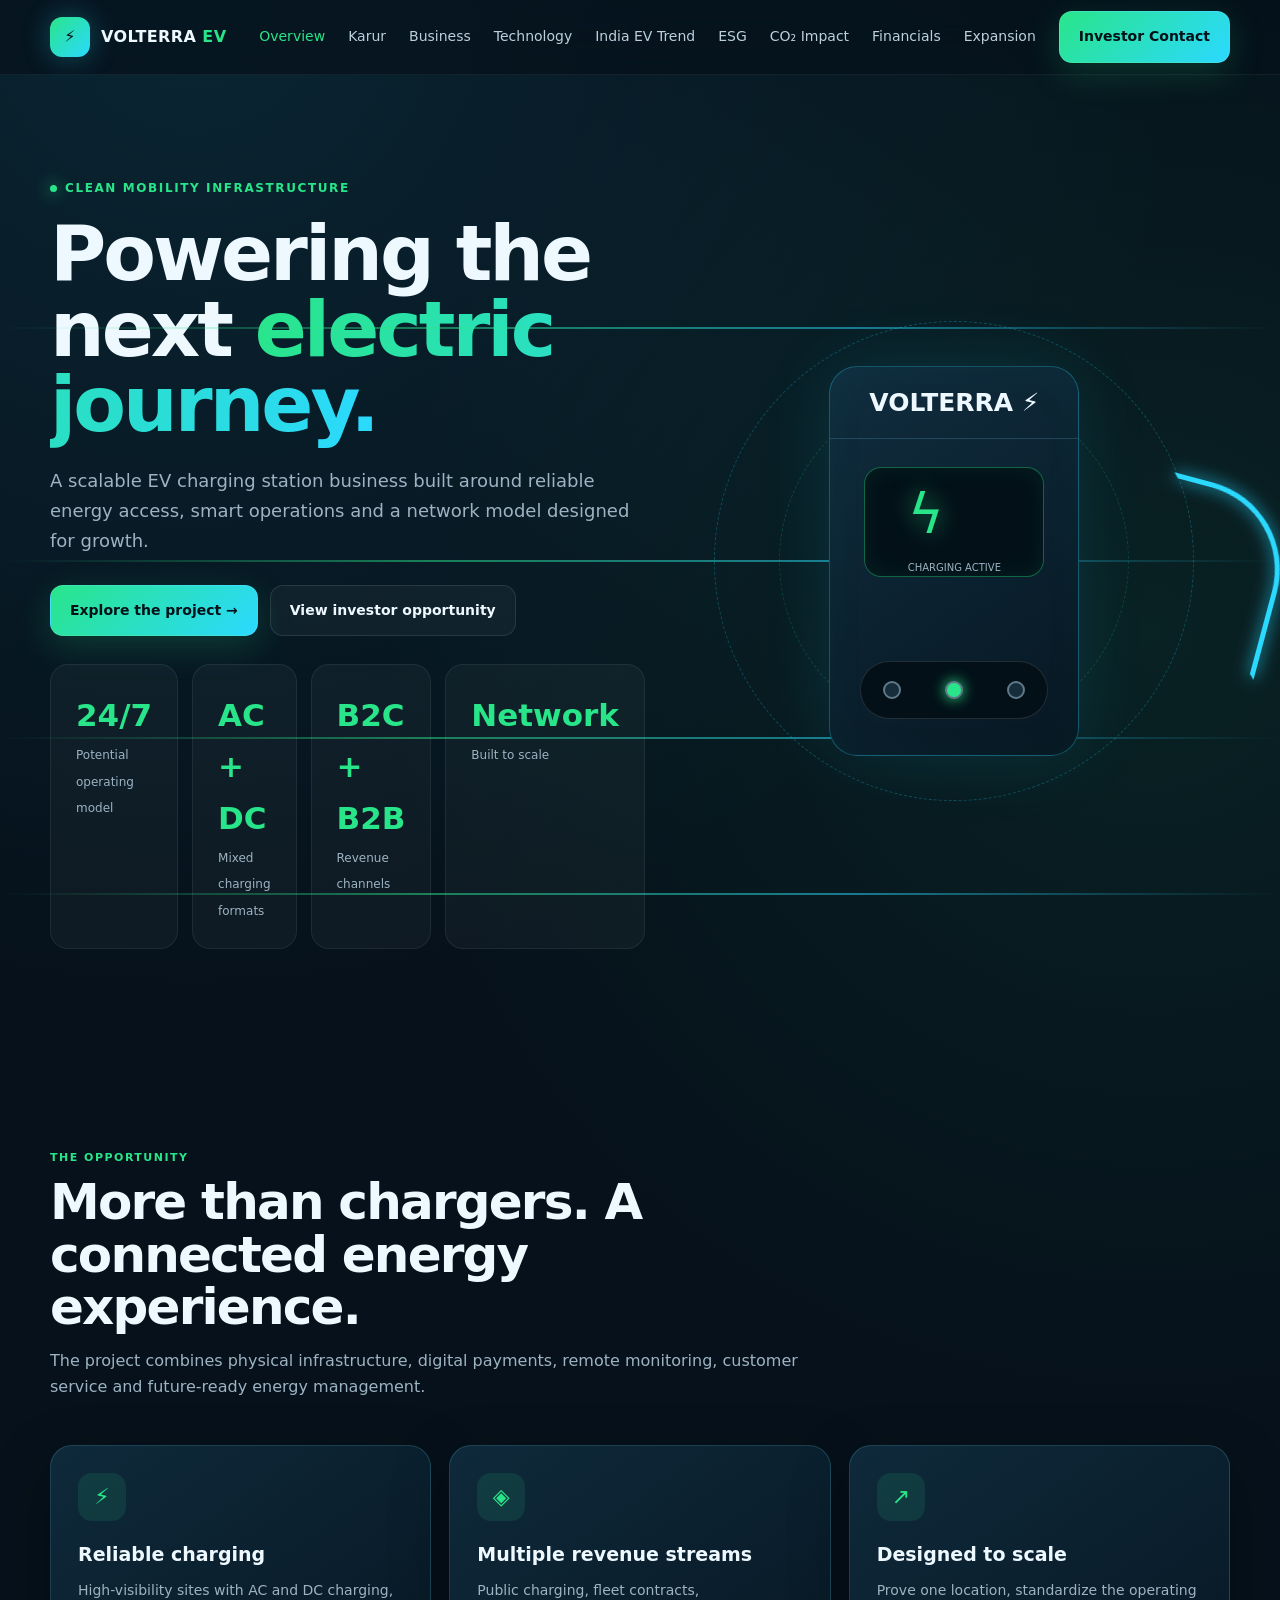
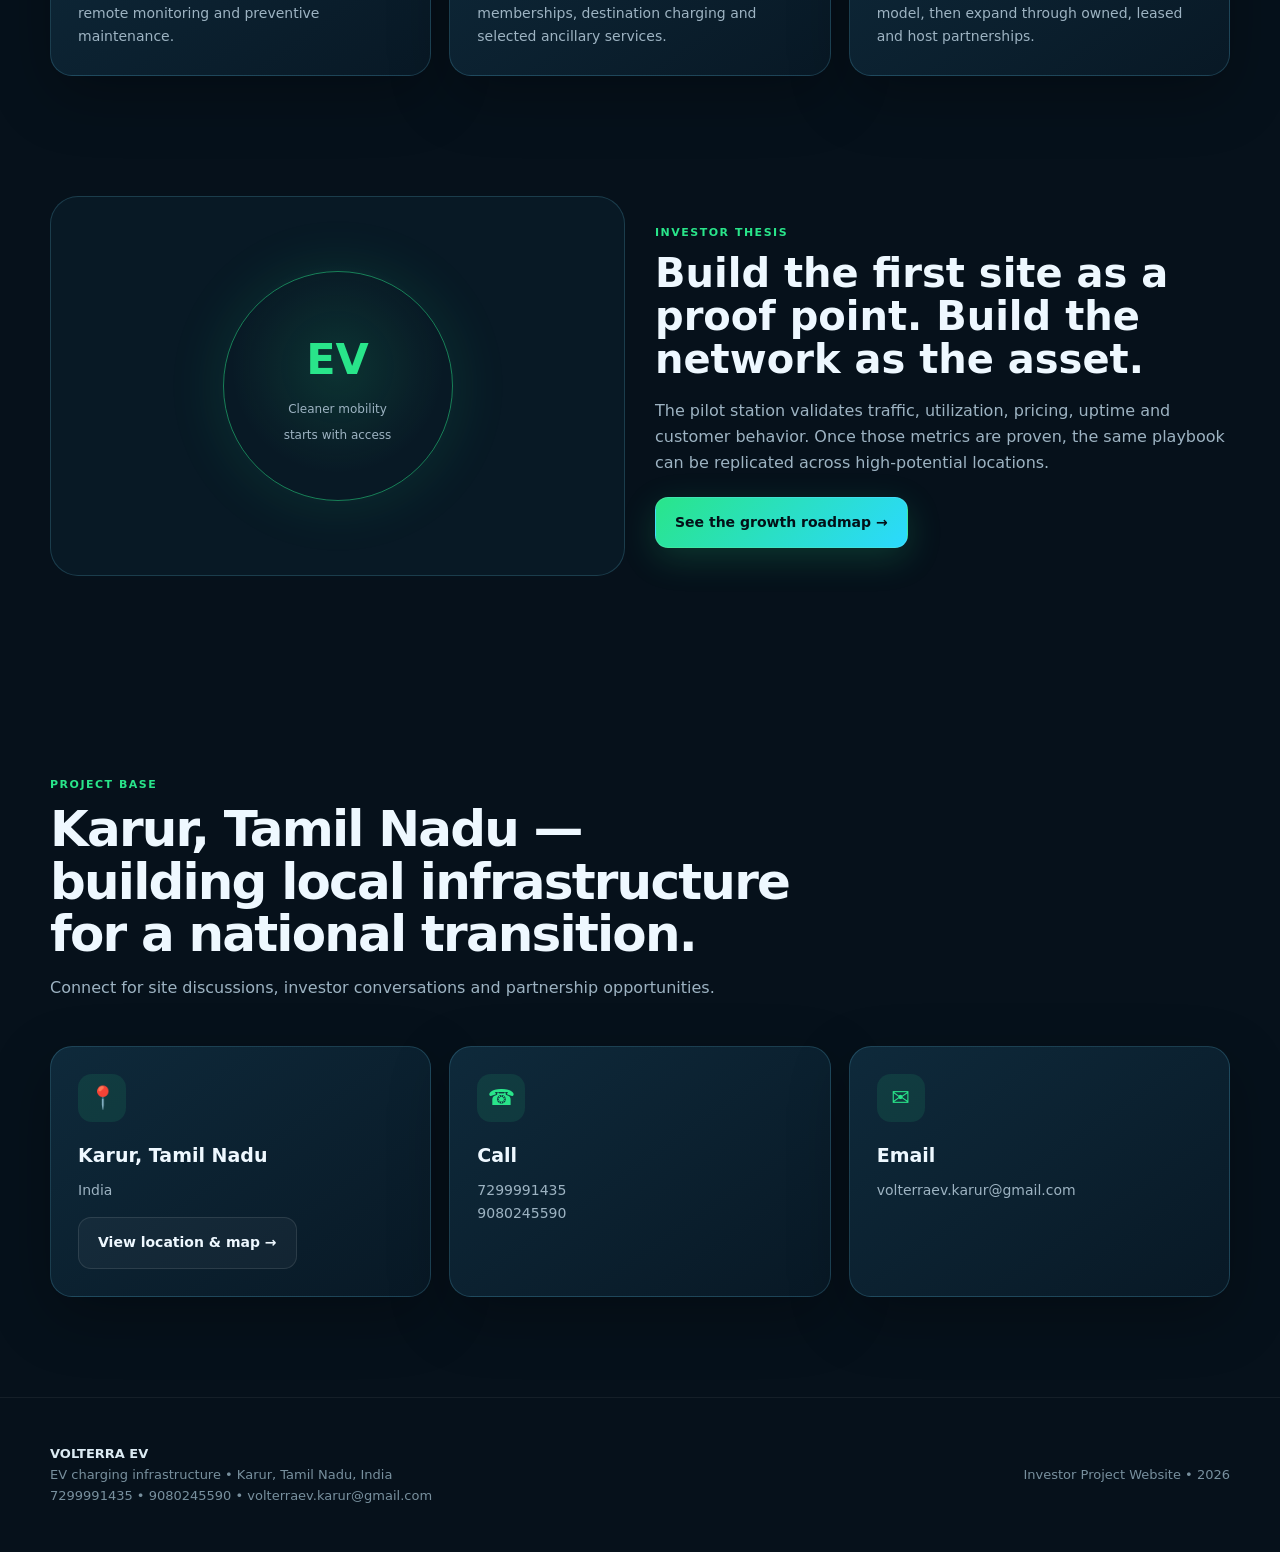
<file: index.html>
<!doctype html><html lang="en"><head><meta charset="utf-8"><meta name="viewport" content="width=device-width,initial-scale=1"><title>EV Charging Station Investor Overview | VOLTERRA EV</title><meta name="description" content="VOLTERRA EV investor project website for EV charging infrastructure in Karur, Tamil Nadu, India."><link rel="stylesheet" href="assets/style.css"></head><body><nav class="nav"><div class="container nav-inner"><a class="brand" href="index.html"><span class="logo">⚡</span><span>VOLTERRA<span style="color:var(--green)"> EV</span></span></a><button class="menu">☰</button><div class="navlinks"><a class="active" href="index.html">Overview</a><a class="" href="location.html">Karur</a><a class="" href="business.html">Business</a><a class="" href="technology.html">Technology</a><a class="" href="india.html">India EV Trend</a><a class="" href="impact.html">ESG</a><a class="" href="co2.html">CO₂ Impact</a><a class="" href="financials.html">Financials</a><a class="" href="roadmap.html">Expansion</a><a class="btn primary" href="investor.html">Investor Contact</a></div></div></nav><main>
<section class="hero">
  <div class="current"></div><div class="current"></div><div class="current"></div><div class="current"></div>
  <div class="container hero-grid">
    <div class="reveal">
      <div class="eyebrow"><span class="dot"></span> Clean mobility infrastructure</div>
      <h1>Powering the next <span>electric journey.</span></h1>
      <p>A scalable EV charging station business built around reliable energy access, smart operations and a network model designed for growth.</p>
      <div class="hero-actions"><a class="btn primary" href="business.html">Explore the project →</a><a class="btn ghost" href="investor.html">View investor opportunity</a></div>
      <div class="stats">
        <div class="stat"><strong data-count="24" data-suffix="/7">0</strong><span>Potential operating model</span></div>
        <div class="stat"><strong>AC + DC</strong><span>Mixed charging formats</span></div>
        <div class="stat"><strong>B2C + B2B</strong><span>Revenue channels</span></div>
        <div class="stat"><strong>Network</strong><span>Built to scale</span></div>
      </div>
    </div>
    <div class="energy-scene reveal">
      <div class="energy-ring"></div><div class="energy-ring r2"></div>
      <div class="station"><div class="station-top">VOLTERRA ⚡</div><div class="station-screen"><div><div class="bolt">ϟ</div><div style="font-size:10px;color:#9db3c2;text-align:center">CHARGING ACTIVE</div></div></div><div class="port"><i></i><i style="background:var(--green);box-shadow:0 0 14px var(--green)"></i><i></i></div></div>
      <div class="cable"></div>
    </div>
  </div>
</section>
<section><div class="container">
  <div class="section-head reveal"><div class="kicker">The opportunity</div><h2>More than chargers. A connected energy experience.</h2><p>The project combines physical infrastructure, digital payments, remote monitoring, customer service and future-ready energy management.</p></div>
  <div class="cards">
    <div class="card reveal"><div class="icon">⚡</div><h3>Reliable charging</h3><p>High-visibility sites with AC and DC charging, remote monitoring and preventive maintenance.</p></div>
    <div class="card reveal"><div class="icon">◈</div><h3>Multiple revenue streams</h3><p>Public charging, fleet contracts, memberships, destination charging and selected ancillary services.</p></div>
    <div class="card reveal"><div class="icon">↗</div><h3>Designed to scale</h3><p>Prove one location, standardize the operating model, then expand through owned, leased and host partnerships.</p></div>
  </div>
</div></section>
<section style="padding-top:20px"><div class="container split">
  <div class="visual reveal"><div class="co2"><div><strong>EV</strong><span>Cleaner mobility<br>starts with access</span></div></div></div>
  <div class="reveal"><div class="kicker">Investor thesis</div><h2 style="font-size:40px;line-height:1.08;margin:10px 0 16px">Build the first site as a proof point. Build the network as the asset.</h2><p style="color:var(--muted);margin-bottom:20px">The pilot station validates traffic, utilization, pricing, uptime and customer behavior. Once those metrics are proven, the same playbook can be replicated across high-potential locations.</p><a class="btn primary" href="roadmap.html">See the growth roadmap →</a></div>
</div></section>
<section><div class="container"><div class="section-head reveal"><div class="kicker">Project base</div><h2>Karur, Tamil Nadu — building local infrastructure for a national transition.</h2><p>Connect for site discussions, investor conversations and partnership opportunities.</p></div><div class="cards"><div class="card reveal"><div class="icon">📍</div><h3>Karur, Tamil Nadu</h3><p>India</p><a class="btn ghost" style="margin-top:15px" href="location.html">View location & map →</a></div><div class="card reveal"><div class="icon">☎</div><h3>Call</h3><p><a href="tel:+917299991435">7299991435</a><br><a href="tel:+919080245590">9080245590</a></p></div><div class="card reveal"><div class="icon">✉</div><h3>Email</h3><p><a href="mailto:volterraev.karur@gmail.com">volterraev.karur@gmail.com</a></p></div></div></div></section></main><footer><div class="container footer-inner"><div><b style="color:#dcebf3">VOLTERRA EV</b><br>EV charging infrastructure • Karur, Tamil Nadu, India<br><a href="tel:+917299991435">7299991435</a> • <a href="tel:+919080245590">9080245590</a> • <a href="mailto:volterraev.karur@gmail.com">volterraev.karur@gmail.com</a></div><div>Investor Project Website • <span id="year"></span></div></div></footer><script src="assets/app.js"></script></body></html>
</file>
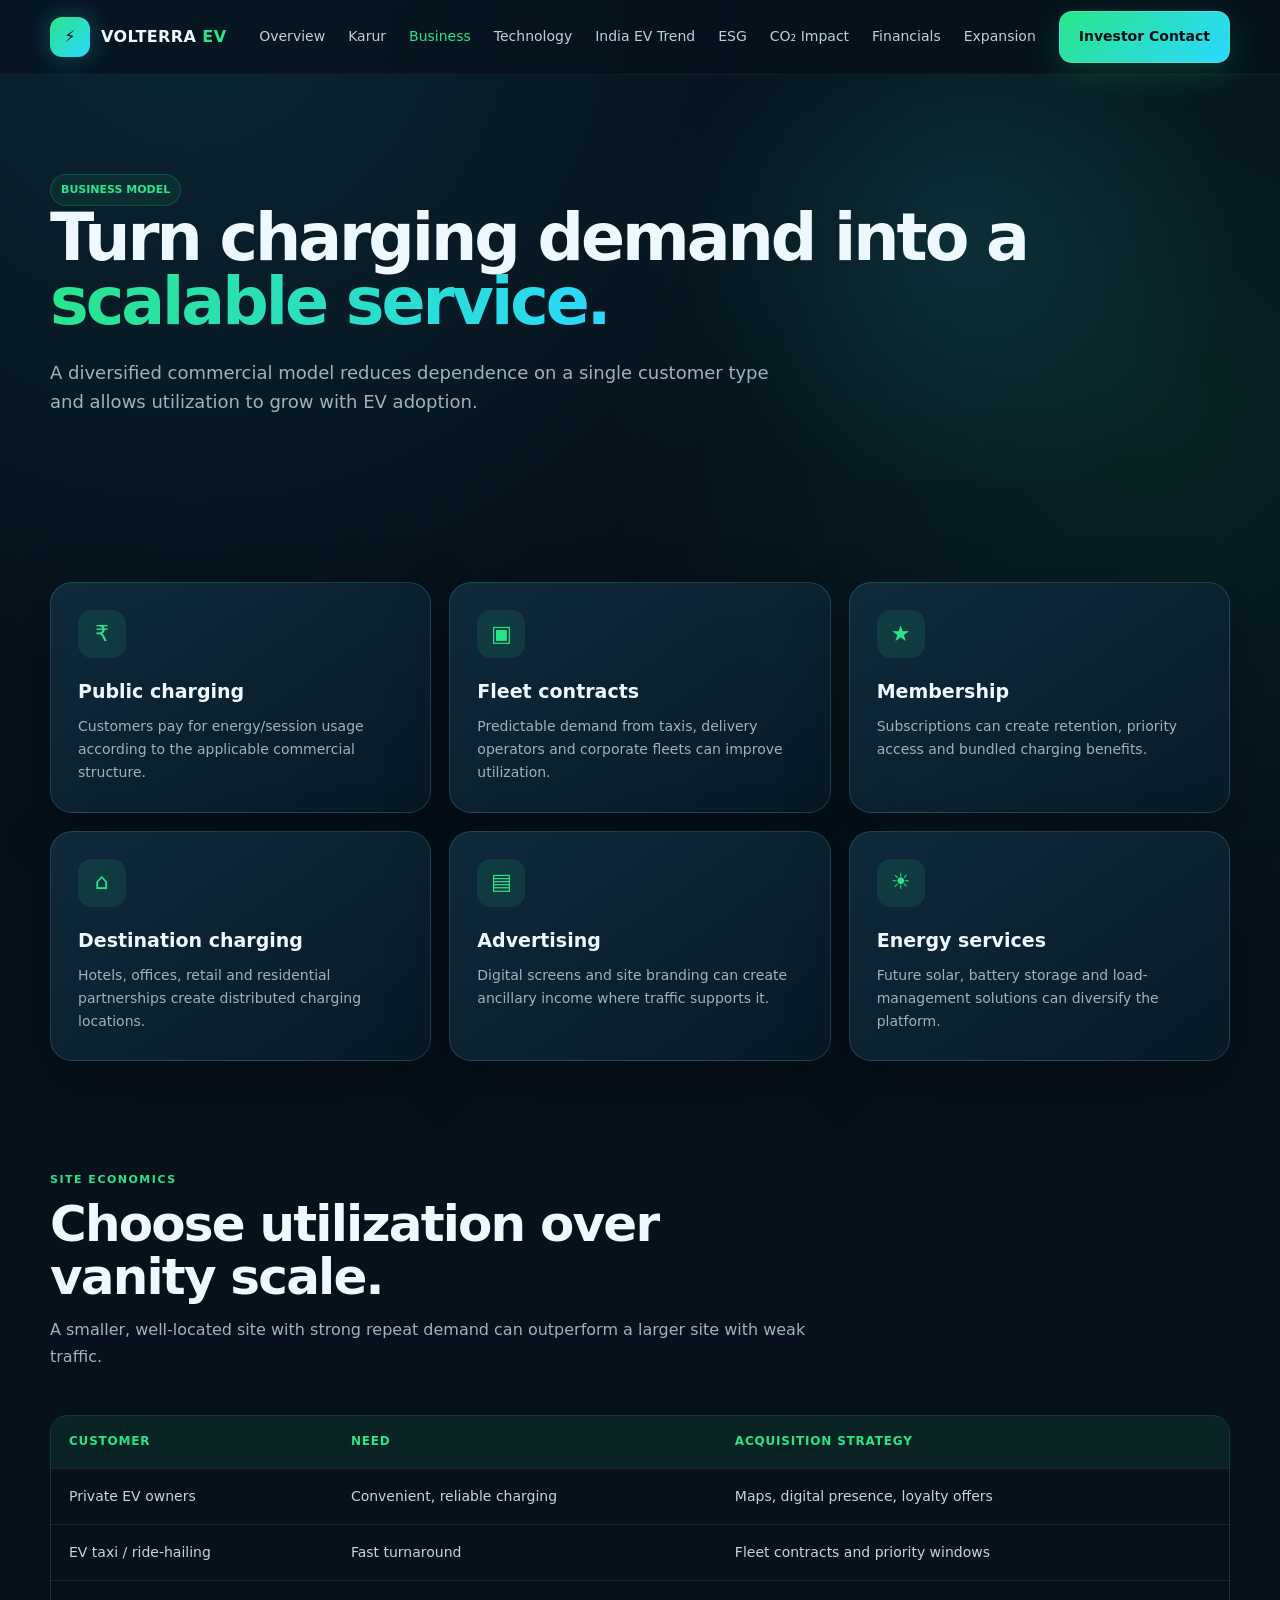
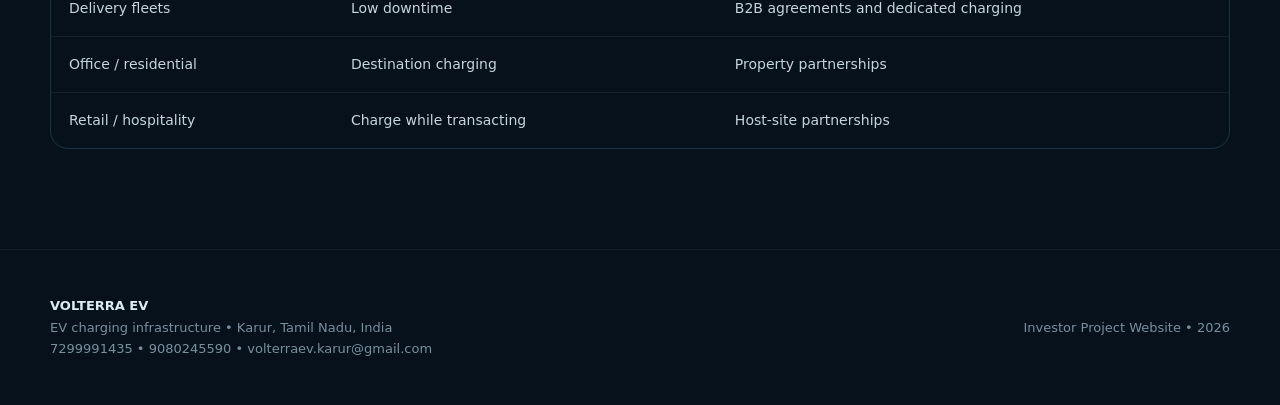
<file: business.html>
<!doctype html><html lang="en"><head><meta charset="utf-8"><meta name="viewport" content="width=device-width,initial-scale=1"><title>EV Charging Station Business Model | VOLTERRA EV</title><meta name="description" content="VOLTERRA EV investor project website for EV charging infrastructure in Karur, Tamil Nadu, India."><link rel="stylesheet" href="assets/style.css"></head><body><nav class="nav"><div class="container nav-inner"><a class="brand" href="index.html"><span class="logo">⚡</span><span>VOLTERRA<span style="color:var(--green)"> EV</span></span></a><button class="menu">☰</button><div class="navlinks"><a class="" href="index.html">Overview</a><a class="" href="location.html">Karur</a><a class="active" href="business.html">Business</a><a class="" href="technology.html">Technology</a><a class="" href="india.html">India EV Trend</a><a class="" href="impact.html">ESG</a><a class="" href="co2.html">CO₂ Impact</a><a class="" href="financials.html">Financials</a><a class="" href="roadmap.html">Expansion</a><a class="btn primary" href="investor.html">Investor Contact</a></div></div></nav><main>
<section class="page-hero"><div class="container reveal"><span class="tag">BUSINESS MODEL</span><h1>Turn charging demand into a <span>scalable service.</span></h1><p style="max-width:720px;color:var(--muted);font-size:18px">A diversified commercial model reduces dependence on a single customer type and allows utilization to grow with EV adoption.</p></div></section>
<section><div class="container"><div class="cards">
<div class="card reveal"><div class="icon">₹</div><h3>Public charging</h3><p>Customers pay for energy/session usage according to the applicable commercial structure.</p></div>
<div class="card reveal"><div class="icon">▣</div><h3>Fleet contracts</h3><p>Predictable demand from taxis, delivery operators and corporate fleets can improve utilization.</p></div>
<div class="card reveal"><div class="icon">★</div><h3>Membership</h3><p>Subscriptions can create retention, priority access and bundled charging benefits.</p></div>
<div class="card reveal"><div class="icon">⌂</div><h3>Destination charging</h3><p>Hotels, offices, retail and residential partnerships create distributed charging locations.</p></div>
<div class="card reveal"><div class="icon">▤</div><h3>Advertising</h3><p>Digital screens and site branding can create ancillary income where traffic supports it.</p></div>
<div class="card reveal"><div class="icon">☀</div><h3>Energy services</h3><p>Future solar, battery storage and load-management solutions can diversify the platform.</p></div>
</div></div></section>
<section style="padding-top:10px"><div class="container"><div class="section-head reveal"><div class="kicker">Site economics</div><h2>Choose utilization over vanity scale.</h2><p>A smaller, well-located site with strong repeat demand can outperform a larger site with weak traffic.</p></div>
<div class="table-wrap reveal"><table><thead><tr><th>Customer</th><th>Need</th><th>Acquisition strategy</th></tr></thead><tbody>
<tr><td>Private EV owners</td><td>Convenient, reliable charging</td><td>Maps, digital presence, loyalty offers</td></tr>
<tr><td>EV taxi / ride-hailing</td><td>Fast turnaround</td><td>Fleet contracts and priority windows</td></tr>
<tr><td>Delivery fleets</td><td>Low downtime</td><td>B2B agreements and dedicated charging</td></tr>
<tr><td>Office / residential</td><td>Destination charging</td><td>Property partnerships</td></tr>
<tr><td>Retail / hospitality</td><td>Charge while transacting</td><td>Host-site partnerships</td></tr>
</tbody></table></div></div></section>
</main><footer><div class="container footer-inner"><div><b style="color:#dcebf3">VOLTERRA EV</b><br>EV charging infrastructure • Karur, Tamil Nadu, India<br><a href="tel:+917299991435">7299991435</a> • <a href="tel:+919080245590">9080245590</a> • <a href="mailto:volterraev.karur@gmail.com">volterraev.karur@gmail.com</a></div><div>Investor Project Website • <span id="year"></span></div></div></footer><script src="assets/app.js"></script></body></html>
</file>
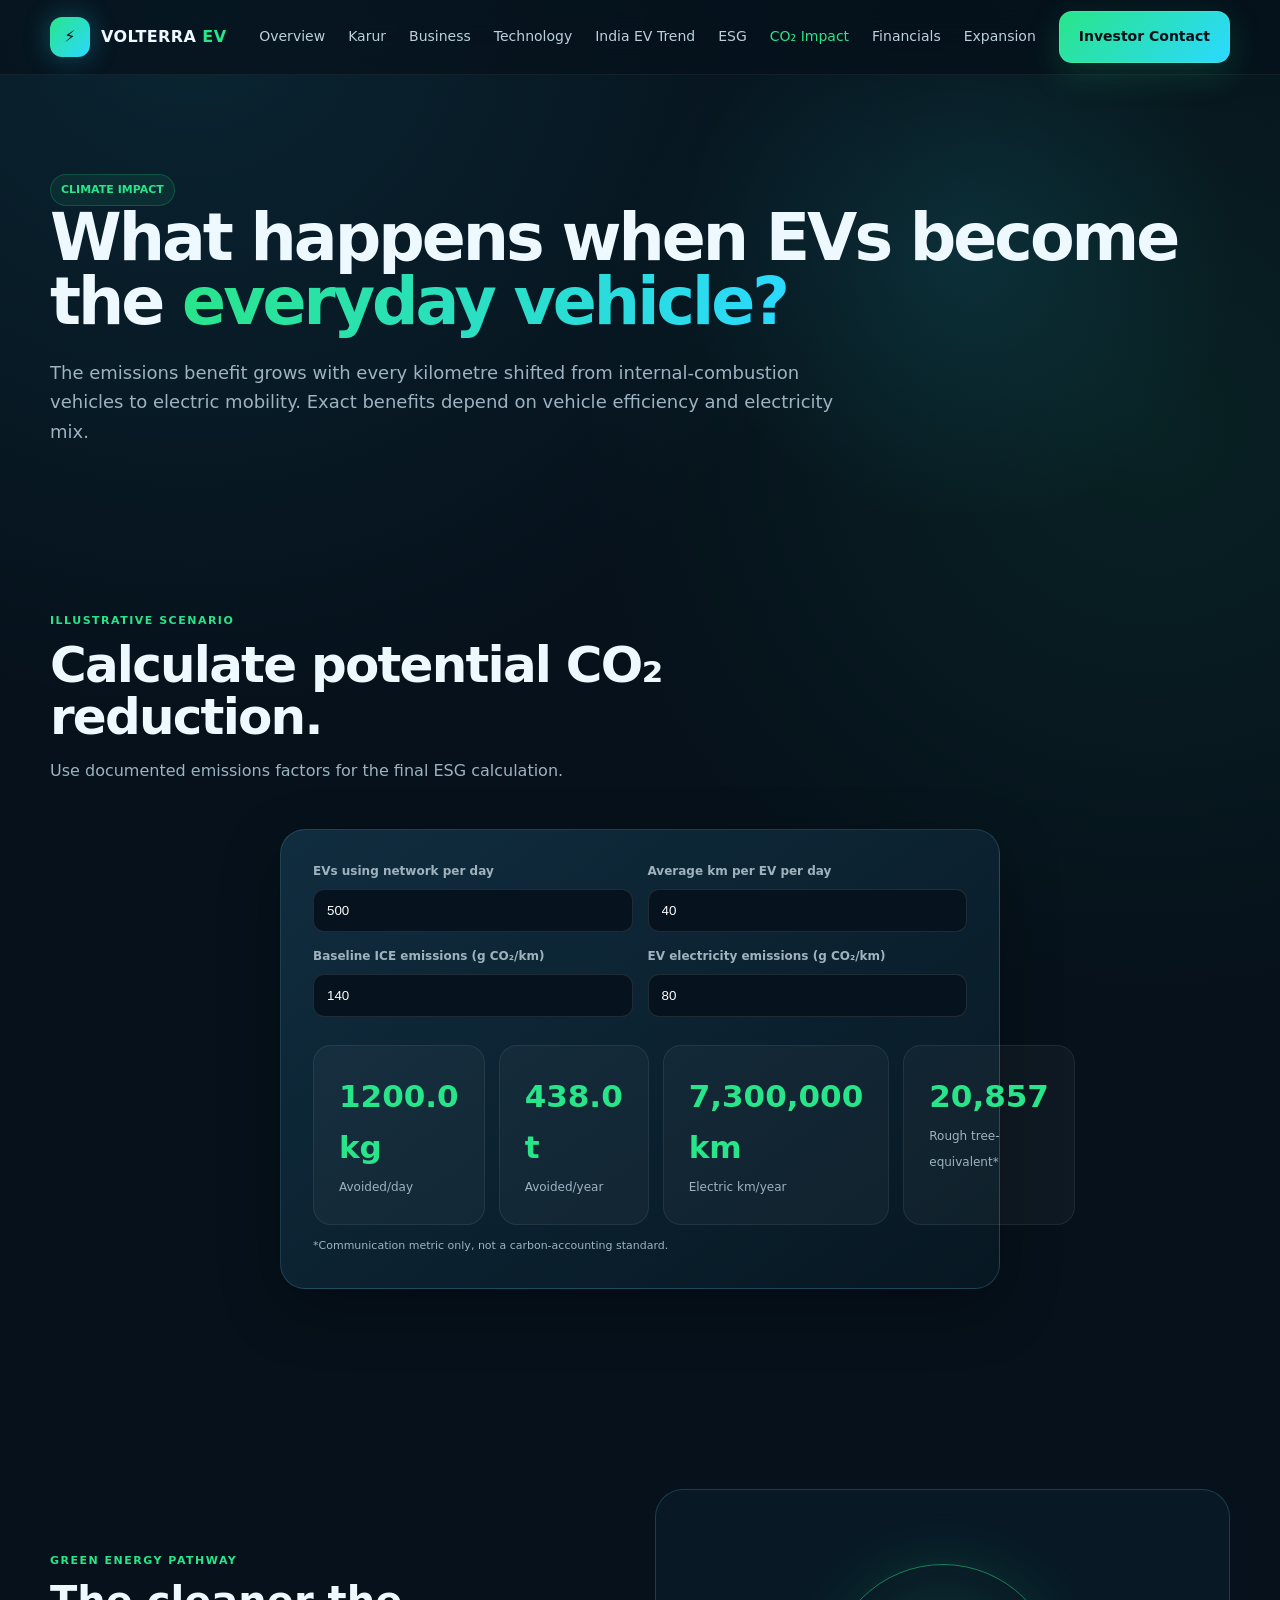
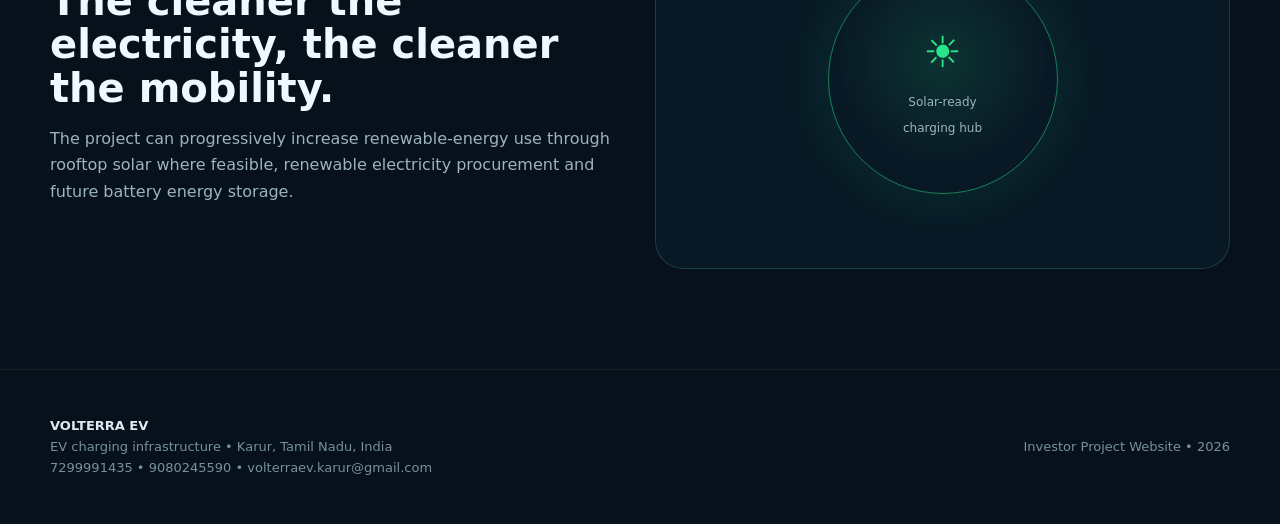
<file: co2.html>
<!doctype html><html lang="en"><head><meta charset="utf-8"><meta name="viewport" content="width=device-width,initial-scale=1"><title>EV CO2 Reduction & Green Energy Impact | VOLTERRA EV</title><meta name="description" content="VOLTERRA EV investor project website for EV charging infrastructure in Karur, Tamil Nadu, India."><link rel="stylesheet" href="assets/style.css"></head><body><nav class="nav"><div class="container nav-inner"><a class="brand" href="index.html"><span class="logo">⚡</span><span>VOLTERRA<span style="color:var(--green)"> EV</span></span></a><button class="menu">☰</button><div class="navlinks"><a class="" href="index.html">Overview</a><a class="" href="location.html">Karur</a><a class="" href="business.html">Business</a><a class="" href="technology.html">Technology</a><a class="" href="india.html">India EV Trend</a><a class="" href="impact.html">ESG</a><a class="active" href="co2.html">CO₂ Impact</a><a class="" href="financials.html">Financials</a><a class="" href="roadmap.html">Expansion</a><a class="btn primary" href="investor.html">Investor Contact</a></div></div></nav><main><section class="page-hero"><div class="container reveal"><span class="tag">CLIMATE IMPACT</span><h1>What happens when EVs become the <span>everyday vehicle?</span></h1><p style="max-width:800px;color:var(--muted);font-size:18px">The emissions benefit grows with every kilometre shifted from internal-combustion vehicles to electric mobility. Exact benefits depend on vehicle efficiency and electricity mix.</p></div></section><section><div class="container"><div class="section-head reveal"><div class="kicker">Illustrative scenario</div><h2>Calculate potential CO₂ reduction.</h2><p>Use documented emissions factors for the final ESG calculation.</p></div><div class="form-card reveal" id="co2calc"><div class="form-grid"><div class="field"><label>EVs using network per day</label><input id="evs" type="number" value="500" min="1"></div><div class="field"><label>Average km per EV per day</label><input id="km" type="number" value="40" min="1"></div><div class="field"><label>Baseline ICE emissions (g CO₂/km)</label><input id="ice" type="number" value="140" min="1"></div><div class="field"><label>EV electricity emissions (g CO₂/km)</label><input id="evgrid" type="number" value="80" min="0"></div></div><div class="stats"><div class="stat"><strong id="dailyco2">0 kg</strong><span>Avoided/day</span></div><div class="stat"><strong id="yearco2">0 t</strong><span>Avoided/year</span></div><div class="stat"><strong id="kmco2">0 km</strong><span>Electric km/year</span></div><div class="stat"><strong id="treesco2">0</strong><span>Rough tree-equivalent*</span></div></div><p class="source-note">*Communication metric only, not a carbon-accounting standard.</p></div></div></section><section><div class="container split"><div class="reveal"><div class="kicker">Green energy pathway</div><h2 style="font-size:40px;line-height:1.08;margin:10px 0 16px">The cleaner the electricity, the cleaner the mobility.</h2><p style="color:var(--muted)">The project can progressively increase renewable-energy use through rooftop solar where feasible, renewable electricity procurement and future battery energy storage.</p></div><div class="visual reveal"><div class="co2"><div><strong>☀</strong><span>Solar-ready<br>charging hub</span></div></div></div></div></section></main><footer><div class="container footer-inner"><div><b style="color:#dcebf3">VOLTERRA EV</b><br>EV charging infrastructure • Karur, Tamil Nadu, India<br><a href="tel:+917299991435">7299991435</a> • <a href="tel:+919080245590">9080245590</a> • <a href="mailto:volterraev.karur@gmail.com">volterraev.karur@gmail.com</a></div><div>Investor Project Website • <span id="year"></span></div></div></footer><script src="assets/app.js"></script></body></html>
</file>
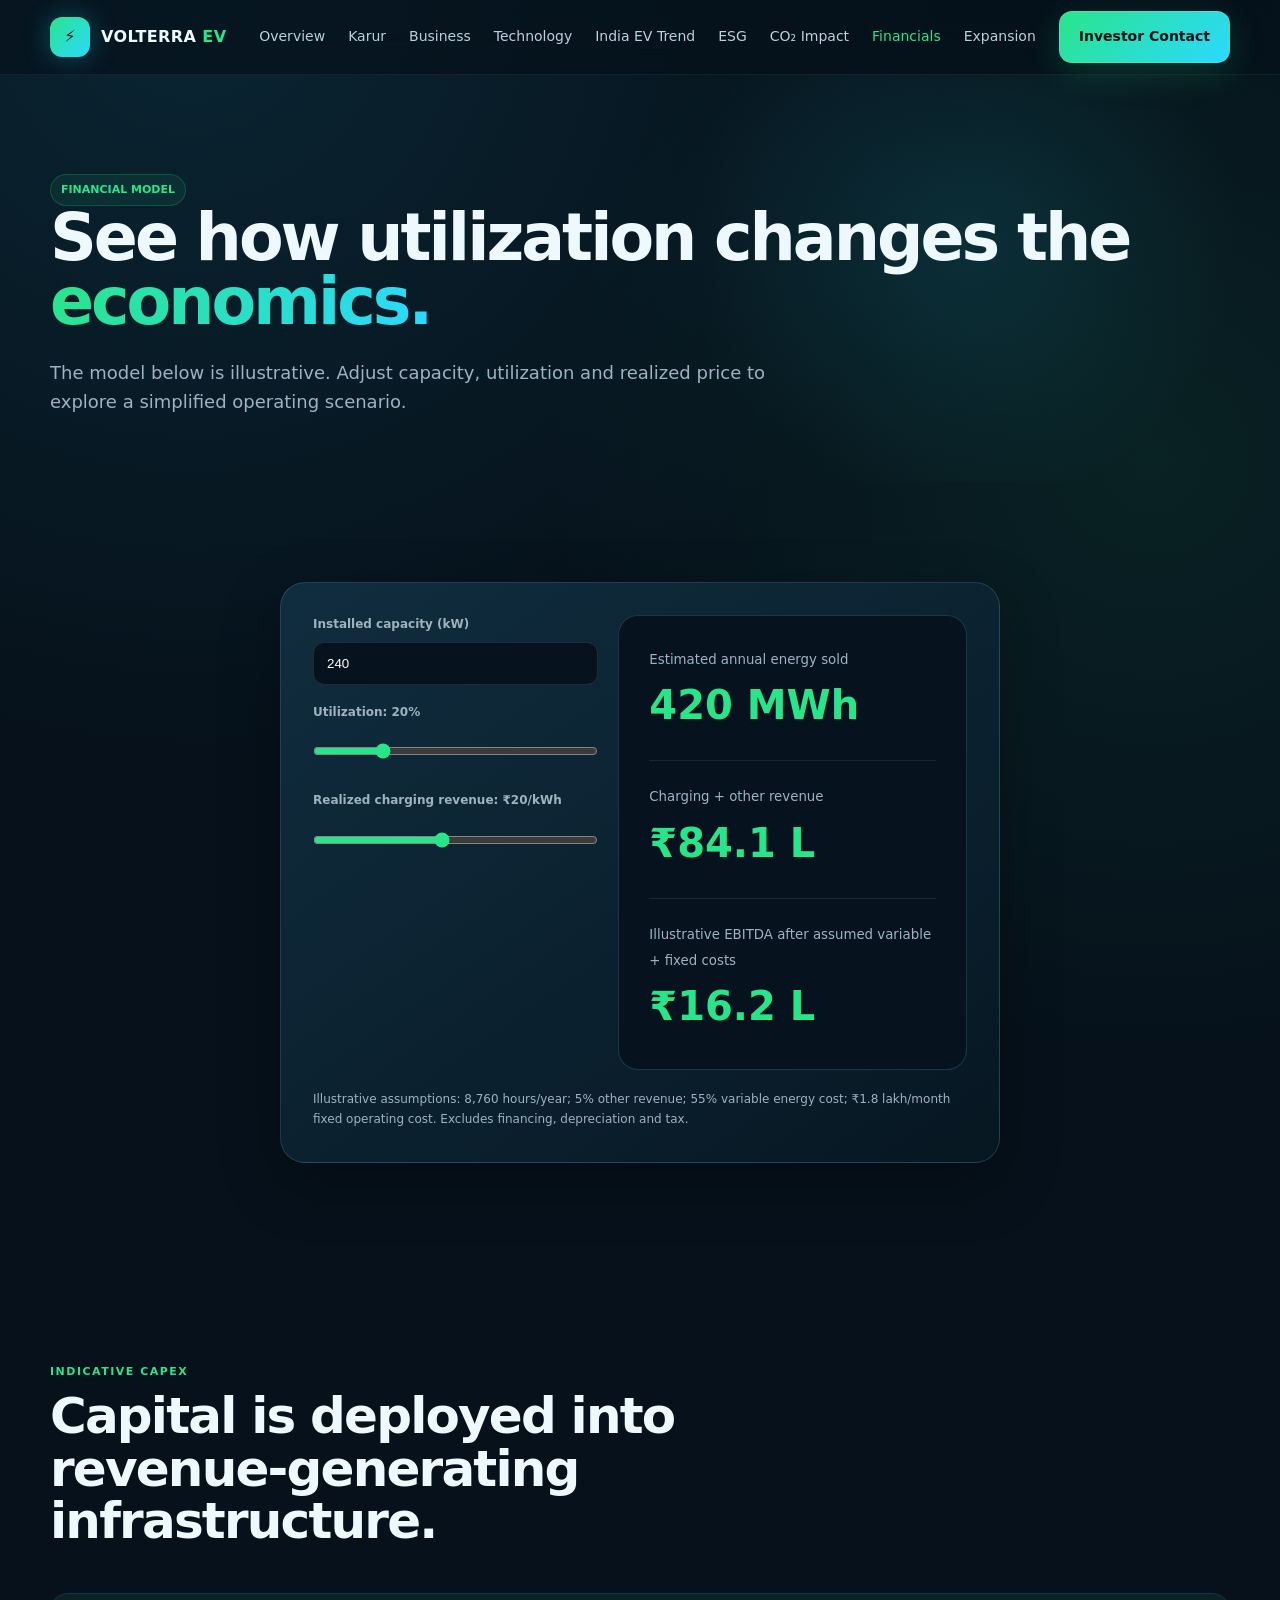
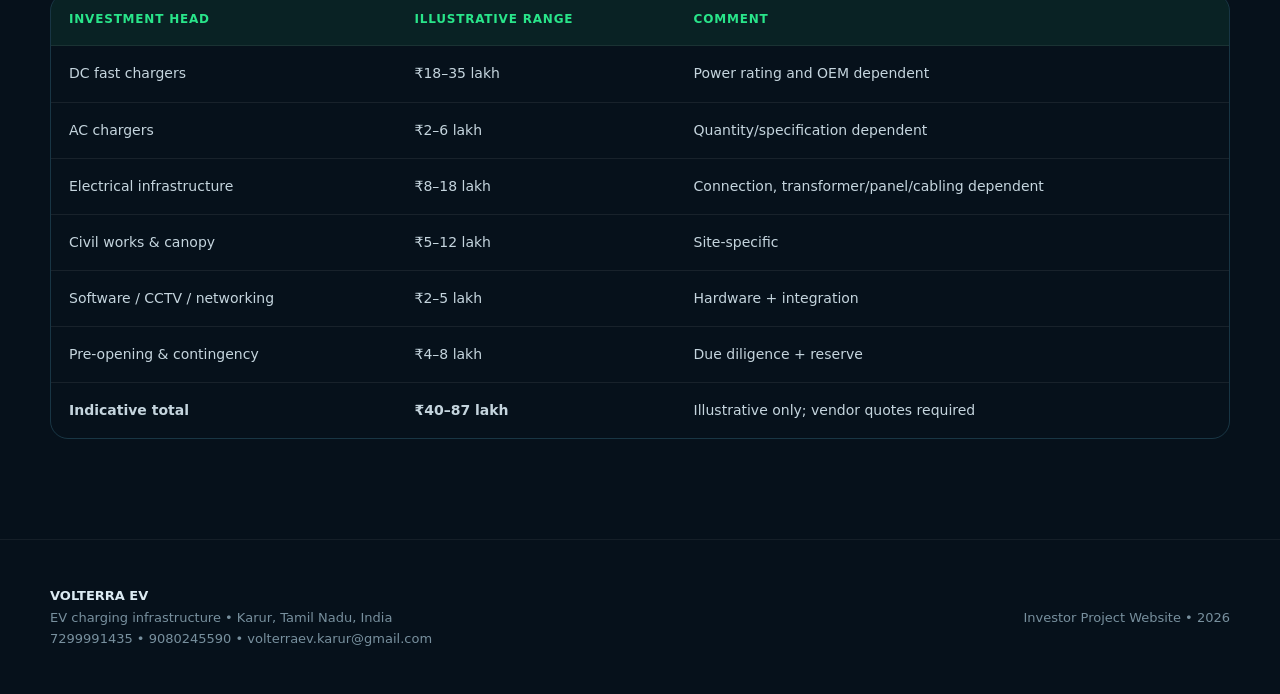
<file: financials.html>
<!doctype html><html lang="en"><head><meta charset="utf-8"><meta name="viewport" content="width=device-width,initial-scale=1"><title>EV Charging Financial Model | VOLTERRA EV</title><meta name="description" content="VOLTERRA EV investor project website for EV charging infrastructure in Karur, Tamil Nadu, India."><link rel="stylesheet" href="assets/style.css"></head><body><nav class="nav"><div class="container nav-inner"><a class="brand" href="index.html"><span class="logo">⚡</span><span>VOLTERRA<span style="color:var(--green)"> EV</span></span></a><button class="menu">☰</button><div class="navlinks"><a class="" href="index.html">Overview</a><a class="" href="location.html">Karur</a><a class="" href="business.html">Business</a><a class="" href="technology.html">Technology</a><a class="" href="india.html">India EV Trend</a><a class="" href="impact.html">ESG</a><a class="" href="co2.html">CO₂ Impact</a><a class="active" href="financials.html">Financials</a><a class="" href="roadmap.html">Expansion</a><a class="btn primary" href="investor.html">Investor Contact</a></div></div></nav><main>
<section class="page-hero"><div class="container reveal"><span class="tag">FINANCIAL MODEL</span><h1>See how utilization changes the <span>economics.</span></h1><p style="max-width:760px;color:var(--muted);font-size:18px">The model below is illustrative. Adjust capacity, utilization and realized price to explore a simplified operating scenario.</p></div></section>
<section><div class="container"><div class="form-card reveal" id="calc"><div class="calc-grid">
<div><div class="field"><label>Installed capacity (kW)</label><input id="capacity" type="number" value="240" min="20" step="10"></div><div class="field" style="margin-top:18px"><label>Utilization: <span id="utilLabel">20%</span></label><input id="util" class="range" type="range" value="20" min="5" max="80"></div><div class="field" style="margin-top:18px"><label>Realized charging revenue: <span id="priceLabel">₹20/kWh</span></label><input id="price" class="range" type="range" value="20" min="8" max="35"></div></div>
<div class="calc-result"><small>Estimated annual energy sold</small><strong id="outEnergy">0 MWh</strong><hr style="border:0;border-top:1px solid rgba(255,255,255,.08);margin:22px 0"><small>Charging + other revenue</small><strong id="outRevenue">₹0 L</strong><hr style="border:0;border-top:1px solid rgba(255,255,255,.08);margin:22px 0"><small>Illustrative EBITDA after assumed variable + fixed costs</small><strong id="outProfit">₹0 L</strong></div>
</div><p style="color:var(--muted);font-size:12px;margin-top:20px">Illustrative assumptions: 8,760 hours/year; 5% other revenue; 55% variable energy cost; ₹1.8 lakh/month fixed operating cost. Excludes financing, depreciation and tax.</p></div></div></section>
<section><div class="container"><div class="section-head reveal"><div class="kicker">Indicative capex</div><h2>Capital is deployed into revenue-generating infrastructure.</h2></div>
<div class="table-wrap reveal"><table><thead><tr><th>Investment head</th><th>Illustrative range</th><th>Comment</th></tr></thead><tbody>
<tr><td>DC fast chargers</td><td>₹18–35 lakh</td><td>Power rating and OEM dependent</td></tr>
<tr><td>AC chargers</td><td>₹2–6 lakh</td><td>Quantity/specification dependent</td></tr>
<tr><td>Electrical infrastructure</td><td>₹8–18 lakh</td><td>Connection, transformer/panel/cabling dependent</td></tr>
<tr><td>Civil works & canopy</td><td>₹5–12 lakh</td><td>Site-specific</td></tr>
<tr><td>Software / CCTV / networking</td><td>₹2–5 lakh</td><td>Hardware + integration</td></tr>
<tr><td>Pre-opening & contingency</td><td>₹4–8 lakh</td><td>Due diligence + reserve</td></tr>
<tr><td><b>Indicative total</b></td><td><b>₹40–87 lakh</b></td><td>Illustrative only; vendor quotes required</td></tr>
</tbody></table></div></div></section>
</main><footer><div class="container footer-inner"><div><b style="color:#dcebf3">VOLTERRA EV</b><br>EV charging infrastructure • Karur, Tamil Nadu, India<br><a href="tel:+917299991435">7299991435</a> • <a href="tel:+919080245590">9080245590</a> • <a href="mailto:volterraev.karur@gmail.com">volterraev.karur@gmail.com</a></div><div>Investor Project Website • <span id="year"></span></div></div></footer><script src="assets/app.js"></script></body></html>
</file>
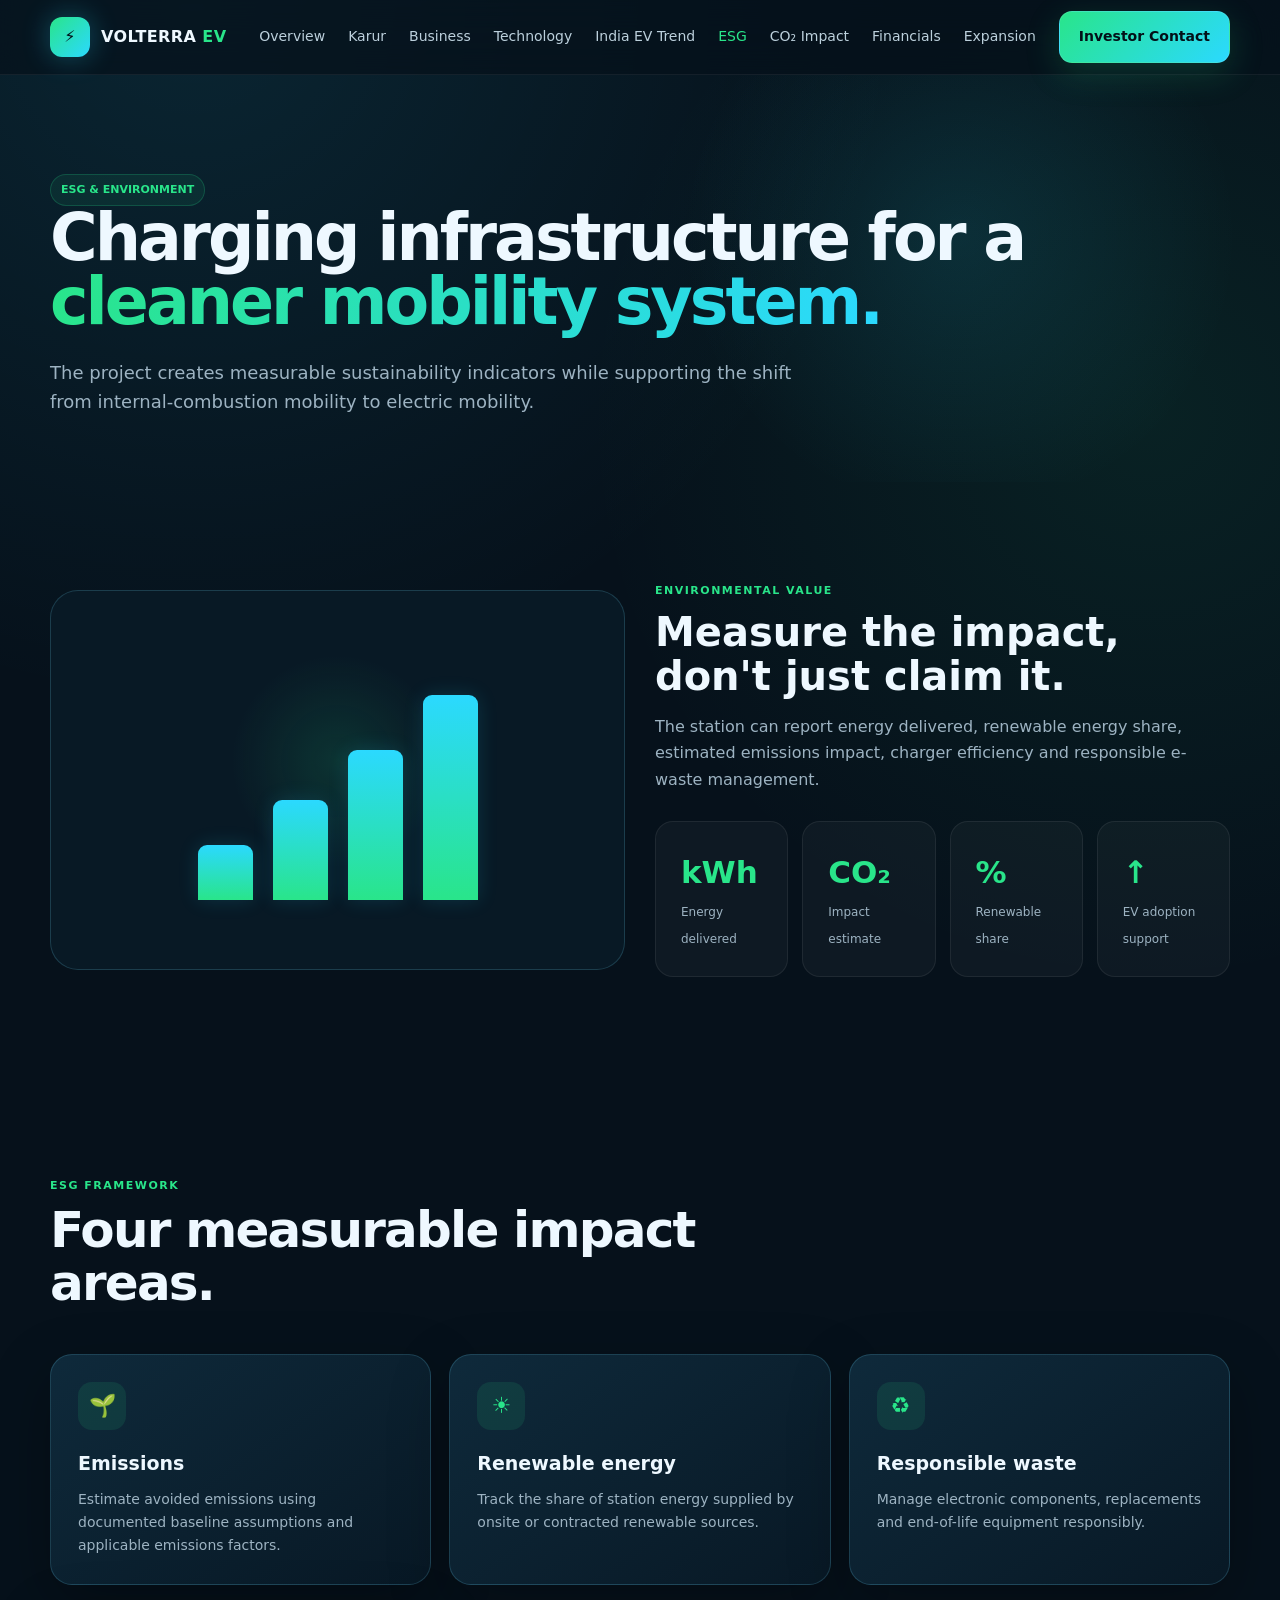
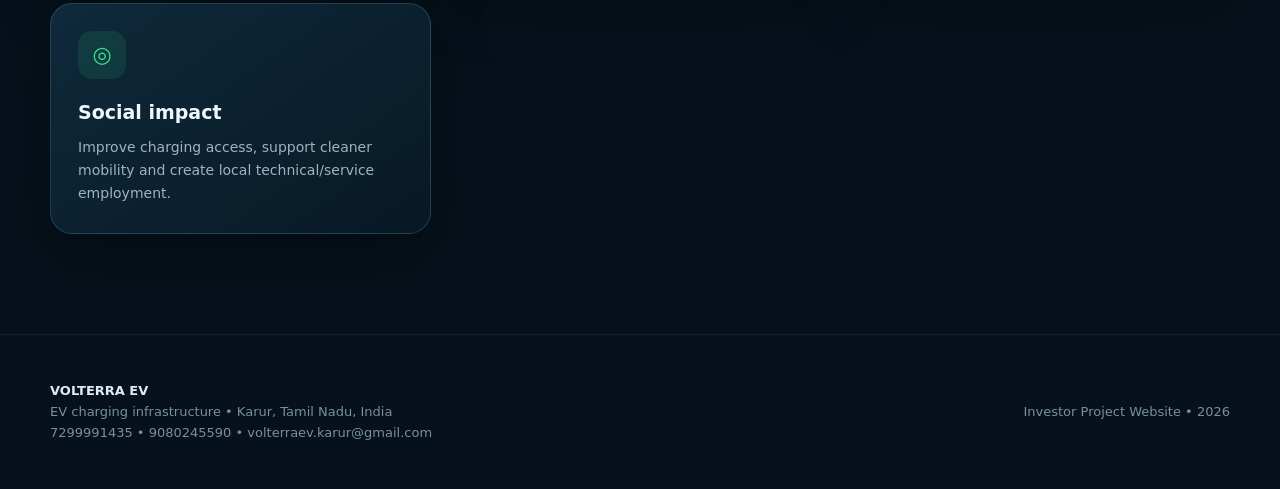
<file: impact.html>
<!doctype html><html lang="en"><head><meta charset="utf-8"><meta name="viewport" content="width=device-width,initial-scale=1"><title>EV Charging Environmental & ESG Impact | VOLTERRA EV</title><meta name="description" content="VOLTERRA EV investor project website for EV charging infrastructure in Karur, Tamil Nadu, India."><link rel="stylesheet" href="assets/style.css"></head><body><nav class="nav"><div class="container nav-inner"><a class="brand" href="index.html"><span class="logo">⚡</span><span>VOLTERRA<span style="color:var(--green)"> EV</span></span></a><button class="menu">☰</button><div class="navlinks"><a class="" href="index.html">Overview</a><a class="" href="location.html">Karur</a><a class="" href="business.html">Business</a><a class="" href="technology.html">Technology</a><a class="" href="india.html">India EV Trend</a><a class="active" href="impact.html">ESG</a><a class="" href="co2.html">CO₂ Impact</a><a class="" href="financials.html">Financials</a><a class="" href="roadmap.html">Expansion</a><a class="btn primary" href="investor.html">Investor Contact</a></div></div></nav><main>
<section class="page-hero"><div class="container reveal"><span class="tag">ESG & ENVIRONMENT</span><h1>Charging infrastructure for a <span>cleaner mobility system.</span></h1><p style="max-width:760px;color:var(--muted);font-size:18px">The project creates measurable sustainability indicators while supporting the shift from internal-combustion mobility to electric mobility.</p></div></section>
<section><div class="container split"><div class="visual reveal"><div class="bars"><div class="bar"></div><div class="bar"></div><div class="bar"></div><div class="bar"></div></div></div><div class="reveal"><div class="kicker">Environmental value</div><h2 style="font-size:40px;line-height:1.1;margin:10px 0 16px">Measure the impact, don't just claim it.</h2><p style="color:var(--muted)">The station can report energy delivered, renewable energy share, estimated emissions impact, charger efficiency and responsible e-waste management.</p><div class="stats"><div class="stat"><strong>kWh</strong><span>Energy delivered</span></div><div class="stat"><strong>CO₂</strong><span>Impact estimate</span></div><div class="stat"><strong>%</strong><span>Renewable share</span></div><div class="stat"><strong>↑</strong><span>EV adoption support</span></div></div></div></div></section>
<section><div class="container"><div class="section-head reveal"><div class="kicker">ESG framework</div><h2>Four measurable impact areas.</h2></div>
<div class="cards">
<div class="card reveal"><div class="icon">🌱</div><h3>Emissions</h3><p>Estimate avoided emissions using documented baseline assumptions and applicable emissions factors.</p></div>
<div class="card reveal"><div class="icon">☀</div><h3>Renewable energy</h3><p>Track the share of station energy supplied by onsite or contracted renewable sources.</p></div>
<div class="card reveal"><div class="icon">♻</div><h3>Responsible waste</h3><p>Manage electronic components, replacements and end-of-life equipment responsibly.</p></div>
<div class="card reveal"><div class="icon">◎</div><h3>Social impact</h3><p>Improve charging access, support cleaner mobility and create local technical/service employment.</p></div>
</div></div></section>
</main><footer><div class="container footer-inner"><div><b style="color:#dcebf3">VOLTERRA EV</b><br>EV charging infrastructure • Karur, Tamil Nadu, India<br><a href="tel:+917299991435">7299991435</a> • <a href="tel:+919080245590">9080245590</a> • <a href="mailto:volterraev.karur@gmail.com">volterraev.karur@gmail.com</a></div><div>Investor Project Website • <span id="year"></span></div></div></footer><script src="assets/app.js"></script></body></html>
</file>
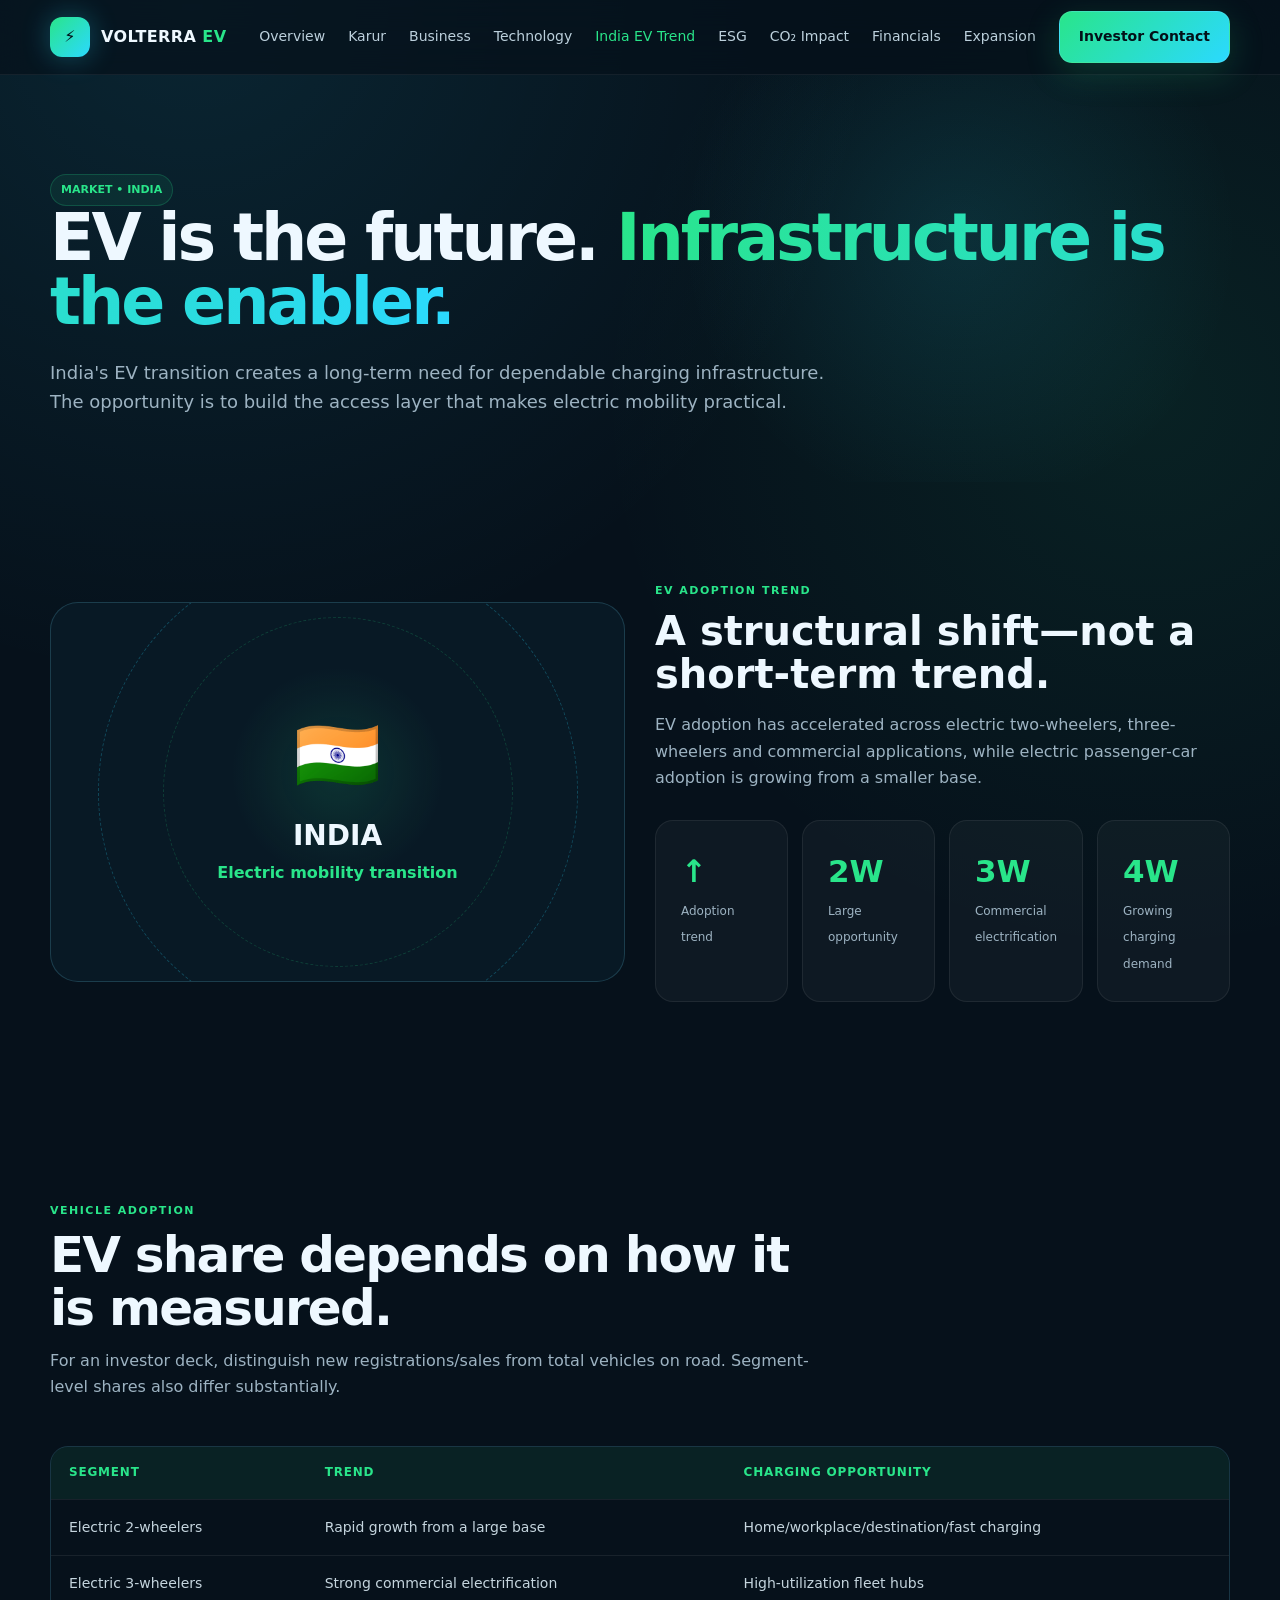
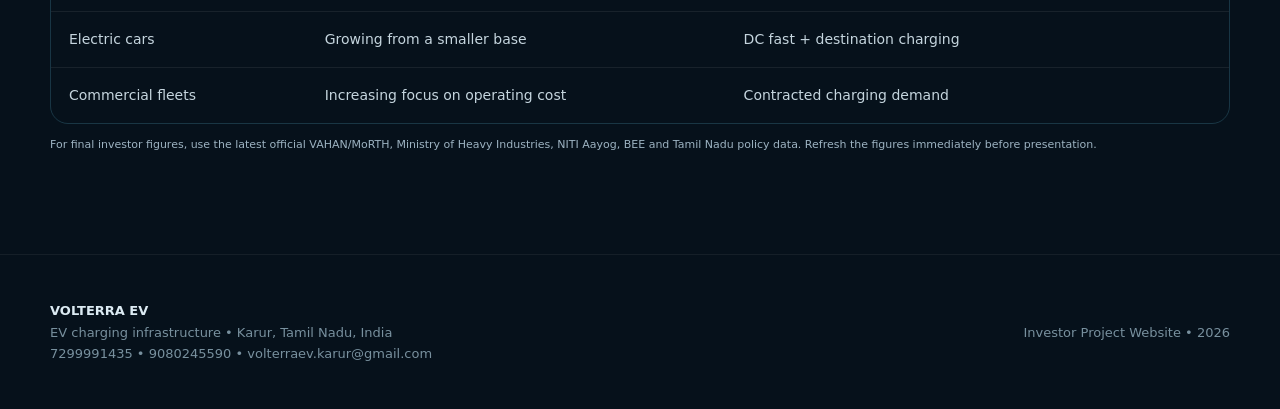
<file: india.html>
<!doctype html><html lang="en"><head><meta charset="utf-8"><meta name="viewport" content="width=device-width,initial-scale=1"><title>India EV Adoption & Future Trend | VOLTERRA EV</title><meta name="description" content="VOLTERRA EV investor project website for EV charging infrastructure in Karur, Tamil Nadu, India."><link rel="stylesheet" href="assets/style.css"></head><body><nav class="nav"><div class="container nav-inner"><a class="brand" href="index.html"><span class="logo">⚡</span><span>VOLTERRA<span style="color:var(--green)"> EV</span></span></a><button class="menu">☰</button><div class="navlinks"><a class="" href="index.html">Overview</a><a class="" href="location.html">Karur</a><a class="" href="business.html">Business</a><a class="" href="technology.html">Technology</a><a class="active" href="india.html">India EV Trend</a><a class="" href="impact.html">ESG</a><a class="" href="co2.html">CO₂ Impact</a><a class="" href="financials.html">Financials</a><a class="" href="roadmap.html">Expansion</a><a class="btn primary" href="investor.html">Investor Contact</a></div></div></nav><main><section class="page-hero"><div class="container reveal"><span class="tag">MARKET • INDIA</span><h1>EV is the future. <span>Infrastructure is the enabler.</span></h1><p style="max-width:800px;color:var(--muted);font-size:18px">India's EV transition creates a long-term need for dependable charging infrastructure. The opportunity is to build the access layer that makes electric mobility practical.</p></div></section><section><div class="container split"><div class="visual reveal"><div style="text-align:center;z-index:2"><div style="font-size:70px">🇮🇳</div><div style="font-size:28px;font-weight:900">INDIA</div><div style="color:var(--green);font-weight:800">Electric mobility transition</div></div><div class="energy-ring"></div><div class="energy-ring r2"></div></div><div class="reveal"><div class="kicker">EV adoption trend</div><h2 style="font-size:40px;line-height:1.08;margin:10px 0 16px">A structural shift—not a short-term trend.</h2><p style="color:var(--muted)">EV adoption has accelerated across electric two-wheelers, three-wheelers and commercial applications, while electric passenger-car adoption is growing from a smaller base.</p><div class="stats"><div class="stat"><strong>↑</strong><span>Adoption trend</span></div><div class="stat"><strong>2W</strong><span>Large opportunity</span></div><div class="stat"><strong>3W</strong><span>Commercial electrification</span></div><div class="stat"><strong>4W</strong><span>Growing charging demand</span></div></div></div></div></section><section><div class="container"><div class="section-head reveal"><div class="kicker">Vehicle adoption</div><h2>EV share depends on how it is measured.</h2><p>For an investor deck, distinguish new registrations/sales from total vehicles on road. Segment-level shares also differ substantially.</p></div><div class="table-wrap reveal"><table><thead><tr><th>Segment</th><th>Trend</th><th>Charging opportunity</th></tr></thead><tbody><tr><td>Electric 2-wheelers</td><td>Rapid growth from a large base</td><td>Home/workplace/destination/fast charging</td></tr><tr><td>Electric 3-wheelers</td><td>Strong commercial electrification</td><td>High-utilization fleet hubs</td></tr><tr><td>Electric cars</td><td>Growing from a smaller base</td><td>DC fast + destination charging</td></tr><tr><td>Commercial fleets</td><td>Increasing focus on operating cost</td><td>Contracted charging demand</td></tr></tbody></table></div><p class="source-note">For final investor figures, use the latest official VAHAN/MoRTH, Ministry of Heavy Industries, NITI Aayog, BEE and Tamil Nadu policy data. Refresh the figures immediately before presentation.</p></div></section></main><footer><div class="container footer-inner"><div><b style="color:#dcebf3">VOLTERRA EV</b><br>EV charging infrastructure • Karur, Tamil Nadu, India<br><a href="tel:+917299991435">7299991435</a> • <a href="tel:+919080245590">9080245590</a> • <a href="mailto:volterraev.karur@gmail.com">volterraev.karur@gmail.com</a></div><div>Investor Project Website • <span id="year"></span></div></div></footer><script src="assets/app.js"></script></body></html>
</file>
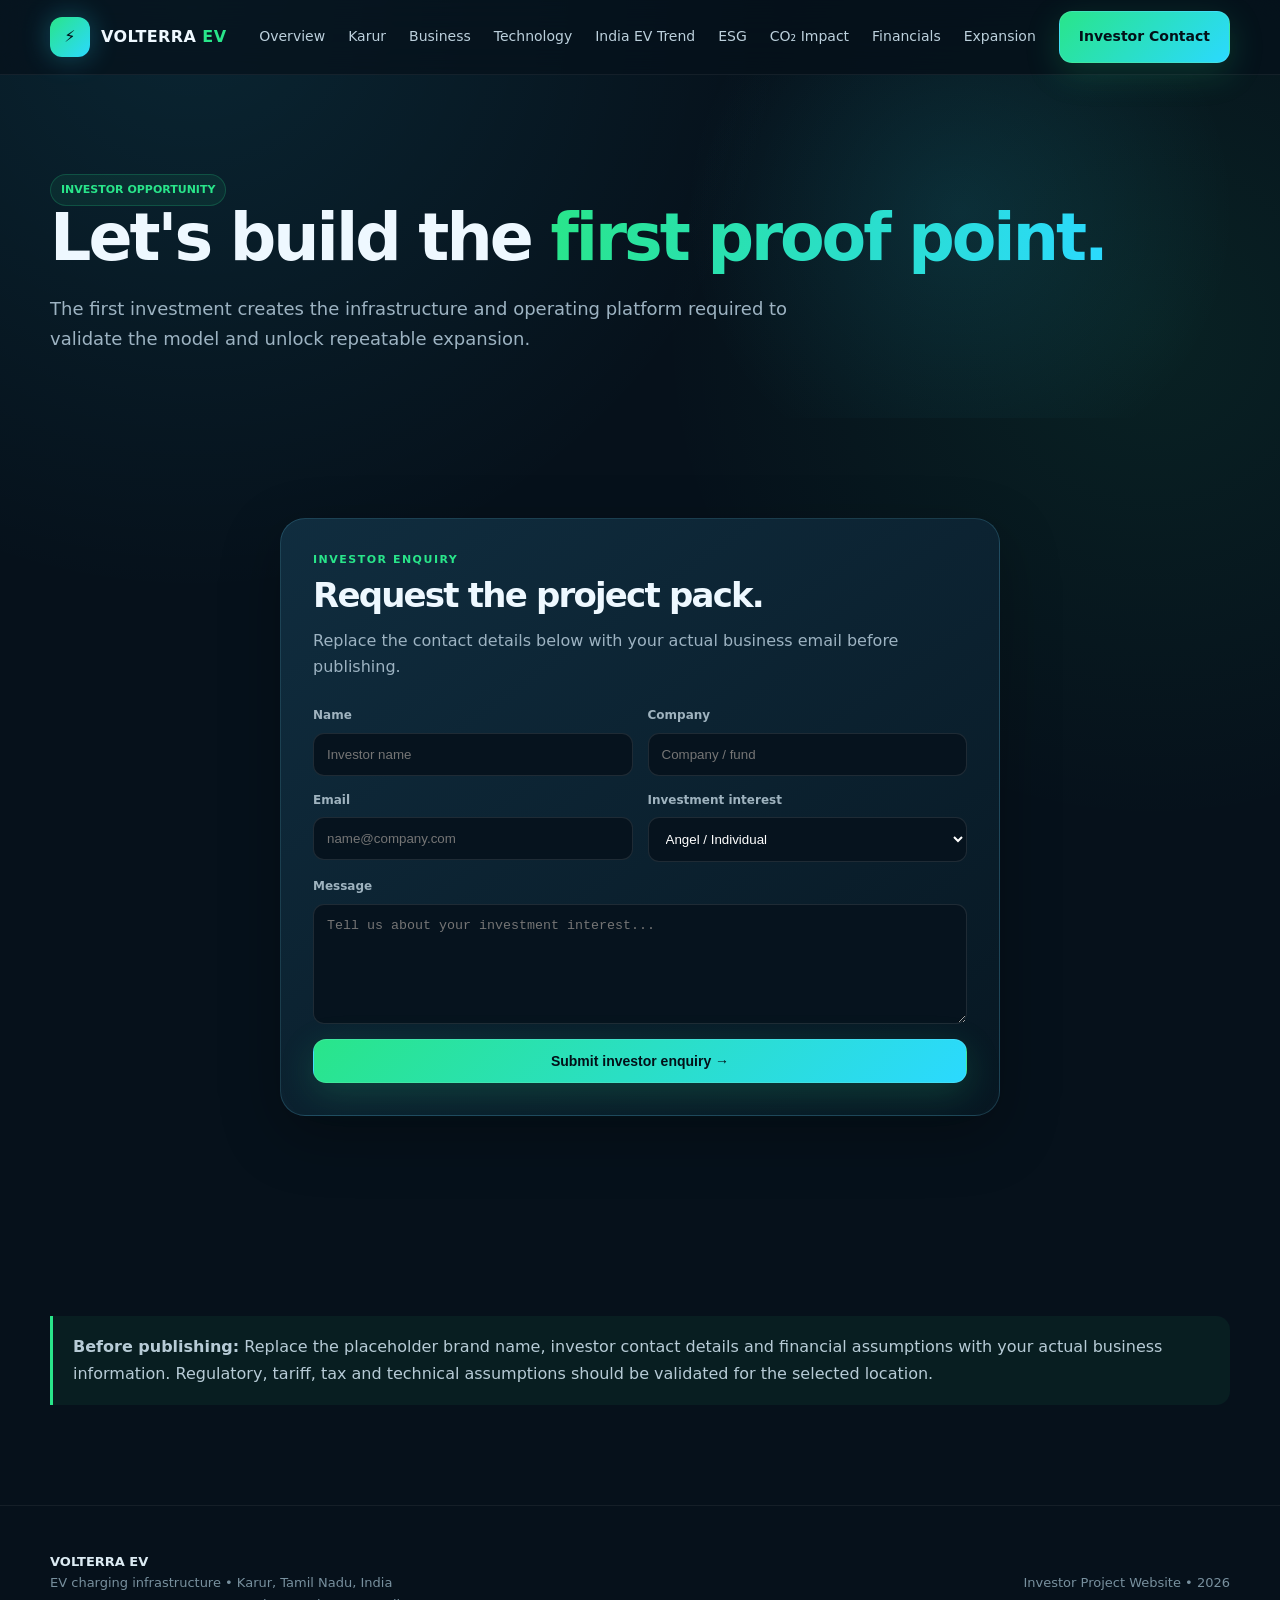
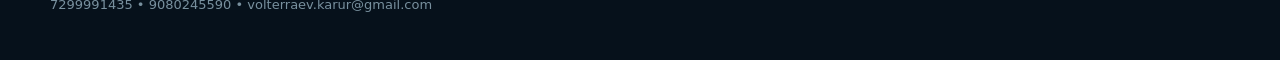
<file: investor.html>
<!doctype html><html lang="en"><head><meta charset="utf-8"><meta name="viewport" content="width=device-width,initial-scale=1"><title>EV Charging Investor Opportunity | VOLTERRA EV</title><meta name="description" content="VOLTERRA EV investor project website for EV charging infrastructure in Karur, Tamil Nadu, India."><link rel="stylesheet" href="assets/style.css"></head><body><nav class="nav"><div class="container nav-inner"><a class="brand" href="index.html"><span class="logo">⚡</span><span>VOLTERRA<span style="color:var(--green)"> EV</span></span></a><button class="menu">☰</button><div class="navlinks"><a class="" href="index.html">Overview</a><a class="" href="location.html">Karur</a><a class="" href="business.html">Business</a><a class="" href="technology.html">Technology</a><a class="" href="india.html">India EV Trend</a><a class="" href="impact.html">ESG</a><a class="" href="co2.html">CO₂ Impact</a><a class="" href="financials.html">Financials</a><a class="" href="roadmap.html">Expansion</a><a class="btn primary" href="investor.html">Investor Contact</a></div></div></nav><main>
<section class="page-hero"><div class="container reveal"><span class="tag">INVESTOR OPPORTUNITY</span><h1>Let's build the <span>first proof point.</span></h1><p style="max-width:760px;color:var(--muted);font-size:18px">The first investment creates the infrastructure and operating platform required to validate the model and unlock repeatable expansion.</p></div></section>
<section><div class="container"><div class="form-card reveal"><div class="section-head" style="margin-bottom:25px"><div class="kicker">Investor enquiry</div><h2 style="font-size:34px">Request the project pack.</h2><p>Replace the contact details below with your actual business email before publishing.</p></div>
<form onsubmit="event.preventDefault();alert('Demo form: connect this form to Formspree, Google Forms, or your backend before publishing.');">
<div class="form-grid"><div class="field"><label>Name</label><input required placeholder="Investor name"></div><div class="field"><label>Company</label><input placeholder="Company / fund"></div><div class="field"><label>Email</label><input type="email" required placeholder="name@company.com"></div><div class="field"><label>Investment interest</label><select><option>Angel / Individual</option><option>VC / Fund</option><option>Strategic Partner</option><option>Debt / Asset Finance</option></select></div><div class="field full"><label>Message</label><textarea placeholder="Tell us about your investment interest..."></textarea></div><div class="field full"><button class="btn primary" type="submit">Submit investor enquiry →</button></div></div></form></div></div></section>
<section><div class="container"><div class="notice reveal"><b>Before publishing:</b> Replace the placeholder brand name, investor contact details and financial assumptions with your actual business information. Regulatory, tariff, tax and technical assumptions should be validated for the selected location.</div></div></section>
</main><footer><div class="container footer-inner"><div><b style="color:#dcebf3">VOLTERRA EV</b><br>EV charging infrastructure • Karur, Tamil Nadu, India<br><a href="tel:+917299991435">7299991435</a> • <a href="tel:+919080245590">9080245590</a> • <a href="mailto:volterraev.karur@gmail.com">volterraev.karur@gmail.com</a></div><div>Investor Project Website • <span id="year"></span></div></div></footer><script src="assets/app.js"></script></body></html>
</file>
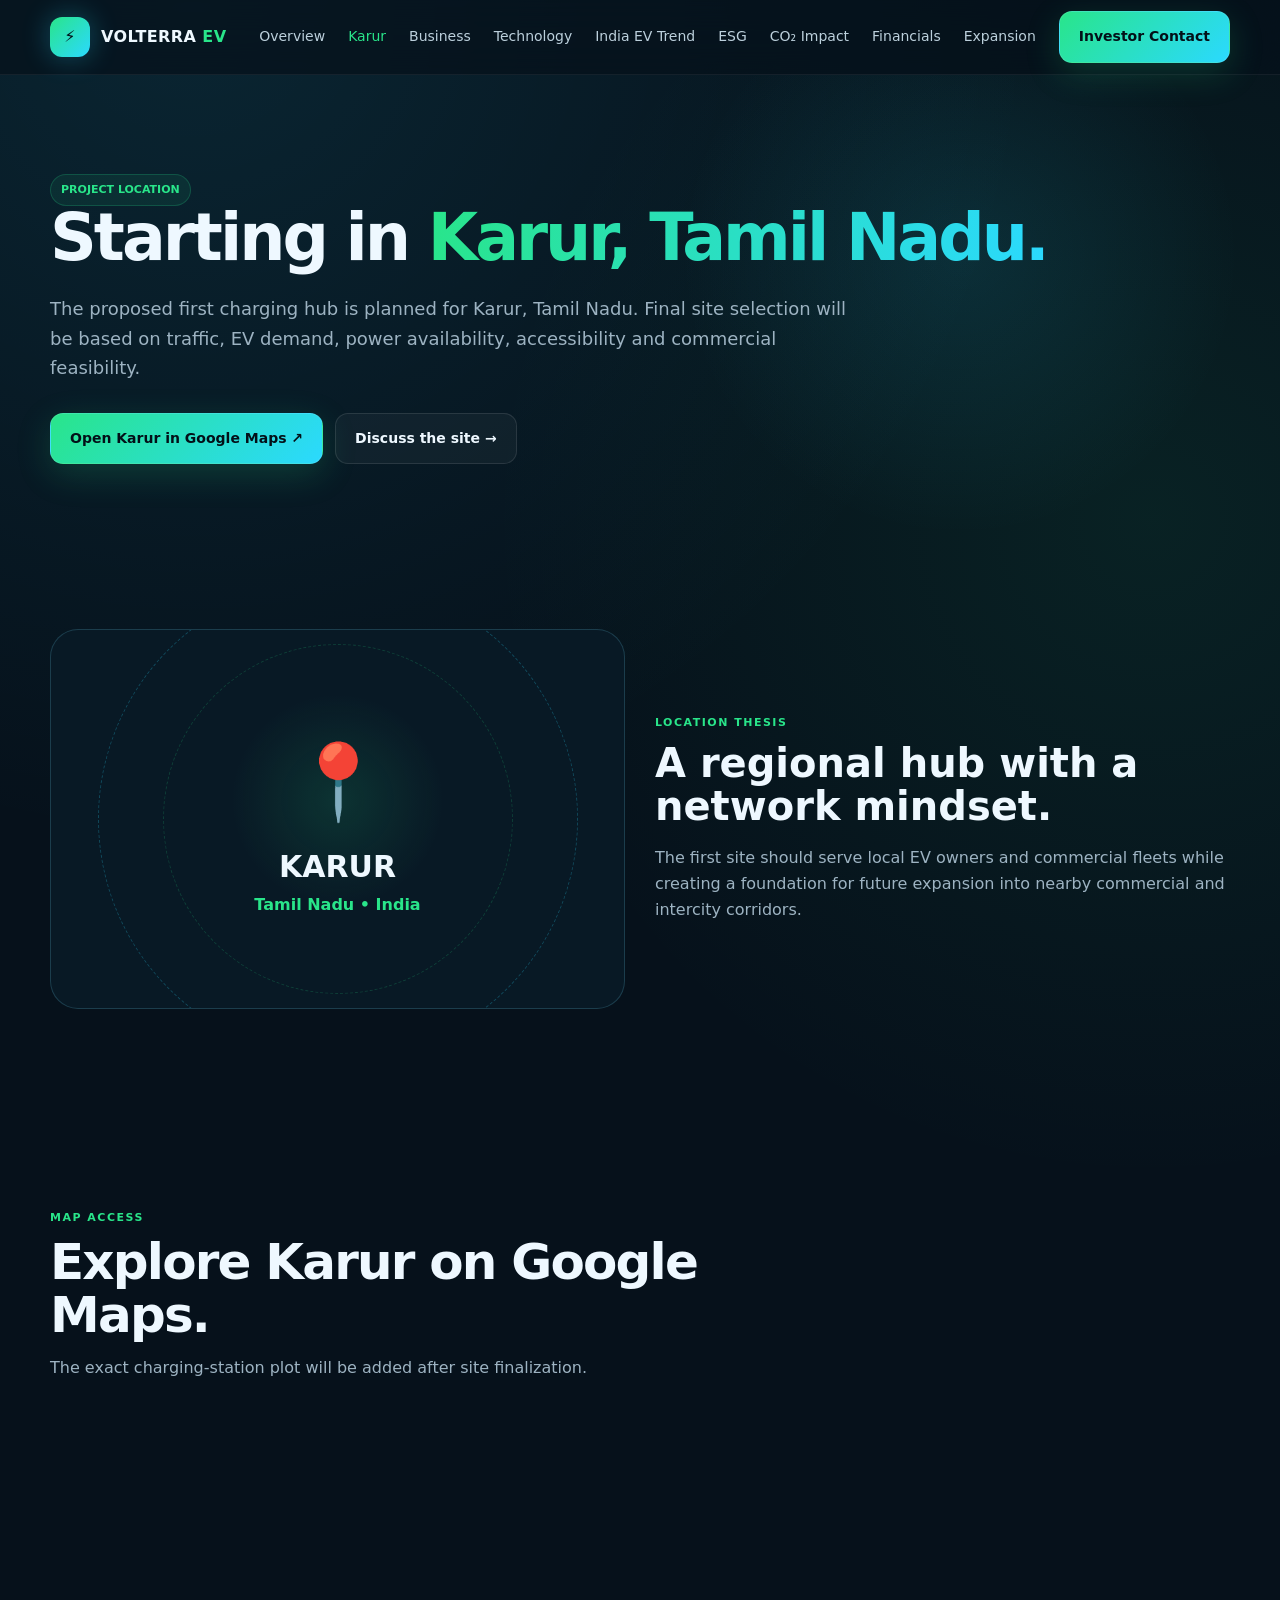
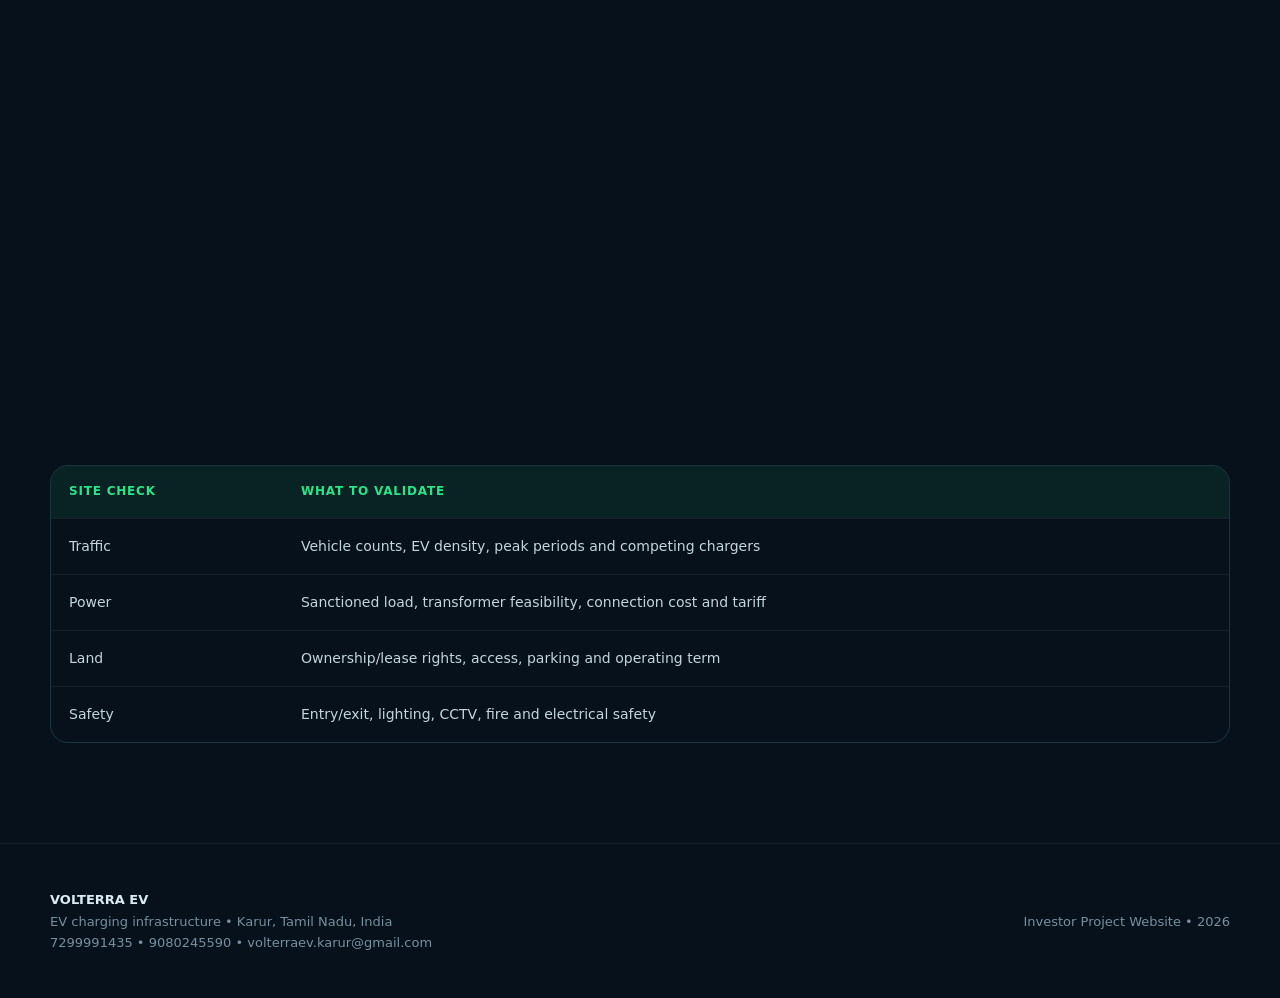
<file: location.html>
<!doctype html><html lang="en"><head><meta charset="utf-8"><meta name="viewport" content="width=device-width,initial-scale=1"><title>Karur EV Charging Station Location | VOLTERRA EV</title><meta name="description" content="VOLTERRA EV investor project website for EV charging infrastructure in Karur, Tamil Nadu, India."><link rel="stylesheet" href="assets/style.css"></head><body><nav class="nav"><div class="container nav-inner"><a class="brand" href="index.html"><span class="logo">⚡</span><span>VOLTERRA<span style="color:var(--green)"> EV</span></span></a><button class="menu">☰</button><div class="navlinks"><a class="" href="index.html">Overview</a><a class="active" href="location.html">Karur</a><a class="" href="business.html">Business</a><a class="" href="technology.html">Technology</a><a class="" href="india.html">India EV Trend</a><a class="" href="impact.html">ESG</a><a class="" href="co2.html">CO₂ Impact</a><a class="" href="financials.html">Financials</a><a class="" href="roadmap.html">Expansion</a><a class="btn primary" href="investor.html">Investor Contact</a></div></div></nav><main><section class="page-hero"><div class="container reveal"><span class="tag">PROJECT LOCATION</span><h1>Starting in <span>Karur, Tamil Nadu.</span></h1><p style="max-width:800px;color:var(--muted);font-size:18px">The proposed first charging hub is planned for Karur, Tamil Nadu. Final site selection will be based on traffic, EV demand, power availability, accessibility and commercial feasibility.</p><div class="hero-actions"><a class="btn primary" target="_blank" href="https://www.google.com/maps/search/?api=1&query=Karur%2C%20Tamil%20Nadu%2C%20India">Open Karur in Google Maps ↗</a><a class="btn ghost" href="investor.html">Discuss the site →</a></div></div></section><section><div class="container split"><div class="visual reveal"><div style="text-align:center;z-index:2"><div style="font-size:74px">📍</div><div style="font-size:30px;font-weight:900">KARUR</div><div style="color:var(--green);font-weight:800">Tamil Nadu • India</div></div><div class="energy-ring"></div><div class="energy-ring r2"></div></div><div class="reveal"><div class="kicker">Location thesis</div><h2 style="font-size:40px;line-height:1.08;margin:10px 0 16px">A regional hub with a network mindset.</h2><p style="color:var(--muted)">The first site should serve local EV owners and commercial fleets while creating a foundation for future expansion into nearby commercial and intercity corridors.</p></div></div></section><section><div class="container"><div class="section-head reveal"><div class="kicker">Map access</div><h2>Explore Karur on Google Maps.</h2><p>The exact charging-station plot will be added after site finalization.</p></div><iframe class="map-frame reveal" loading="lazy" src="https://www.google.com/maps?q=Karur%2C%20Tamil%20Nadu%2C%20India&output=embed" title="Karur map"></iframe></div></section><section><div class="container"><div class="table-wrap reveal"><table><thead><tr><th>Site check</th><th>What to validate</th></tr></thead><tbody><tr><td>Traffic</td><td>Vehicle counts, EV density, peak periods and competing chargers</td></tr><tr><td>Power</td><td>Sanctioned load, transformer feasibility, connection cost and tariff</td></tr><tr><td>Land</td><td>Ownership/lease rights, access, parking and operating term</td></tr><tr><td>Safety</td><td>Entry/exit, lighting, CCTV, fire and electrical safety</td></tr></tbody></table></div></div></section></main><footer><div class="container footer-inner"><div><b style="color:#dcebf3">VOLTERRA EV</b><br>EV charging infrastructure • Karur, Tamil Nadu, India<br><a href="tel:+917299991435">7299991435</a> • <a href="tel:+919080245590">9080245590</a> • <a href="mailto:volterraev.karur@gmail.com">volterraev.karur@gmail.com</a></div><div>Investor Project Website • <span id="year"></span></div></div></footer><script src="assets/app.js"></script></body></html>
</file>
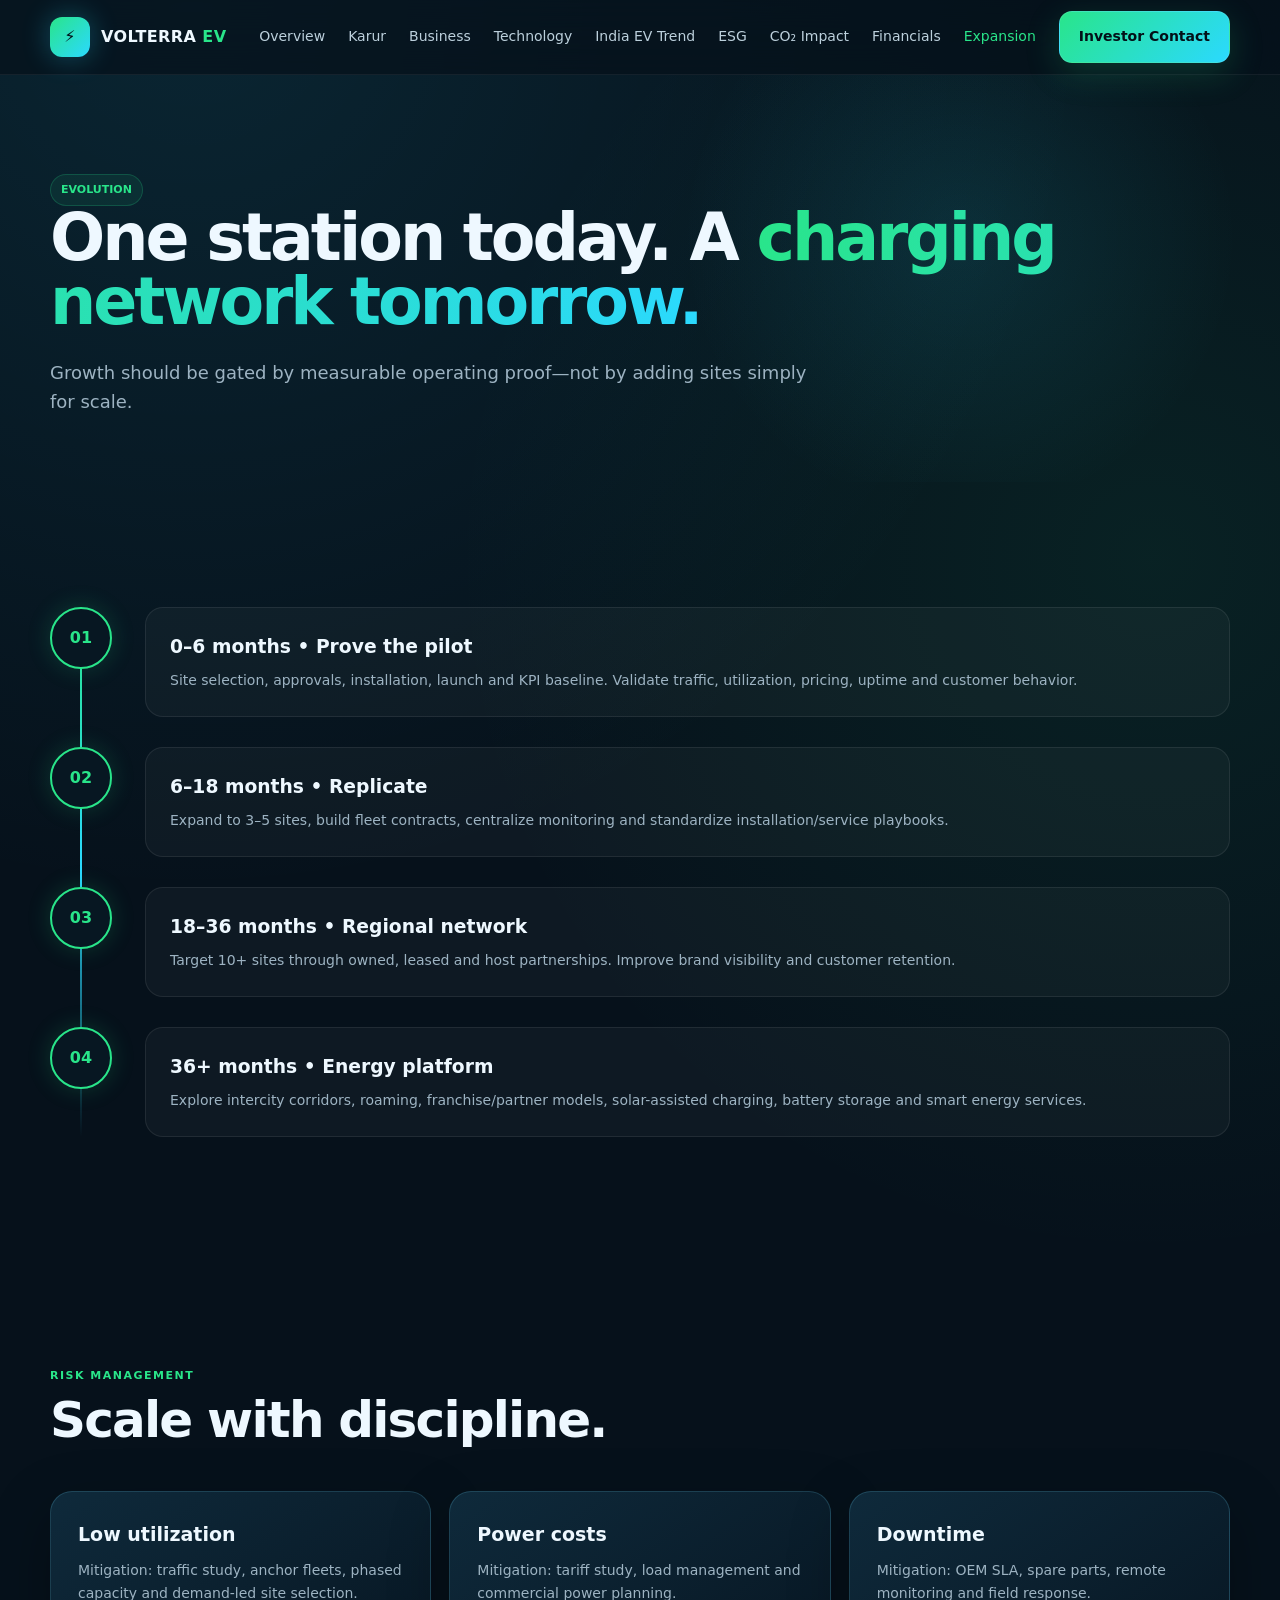
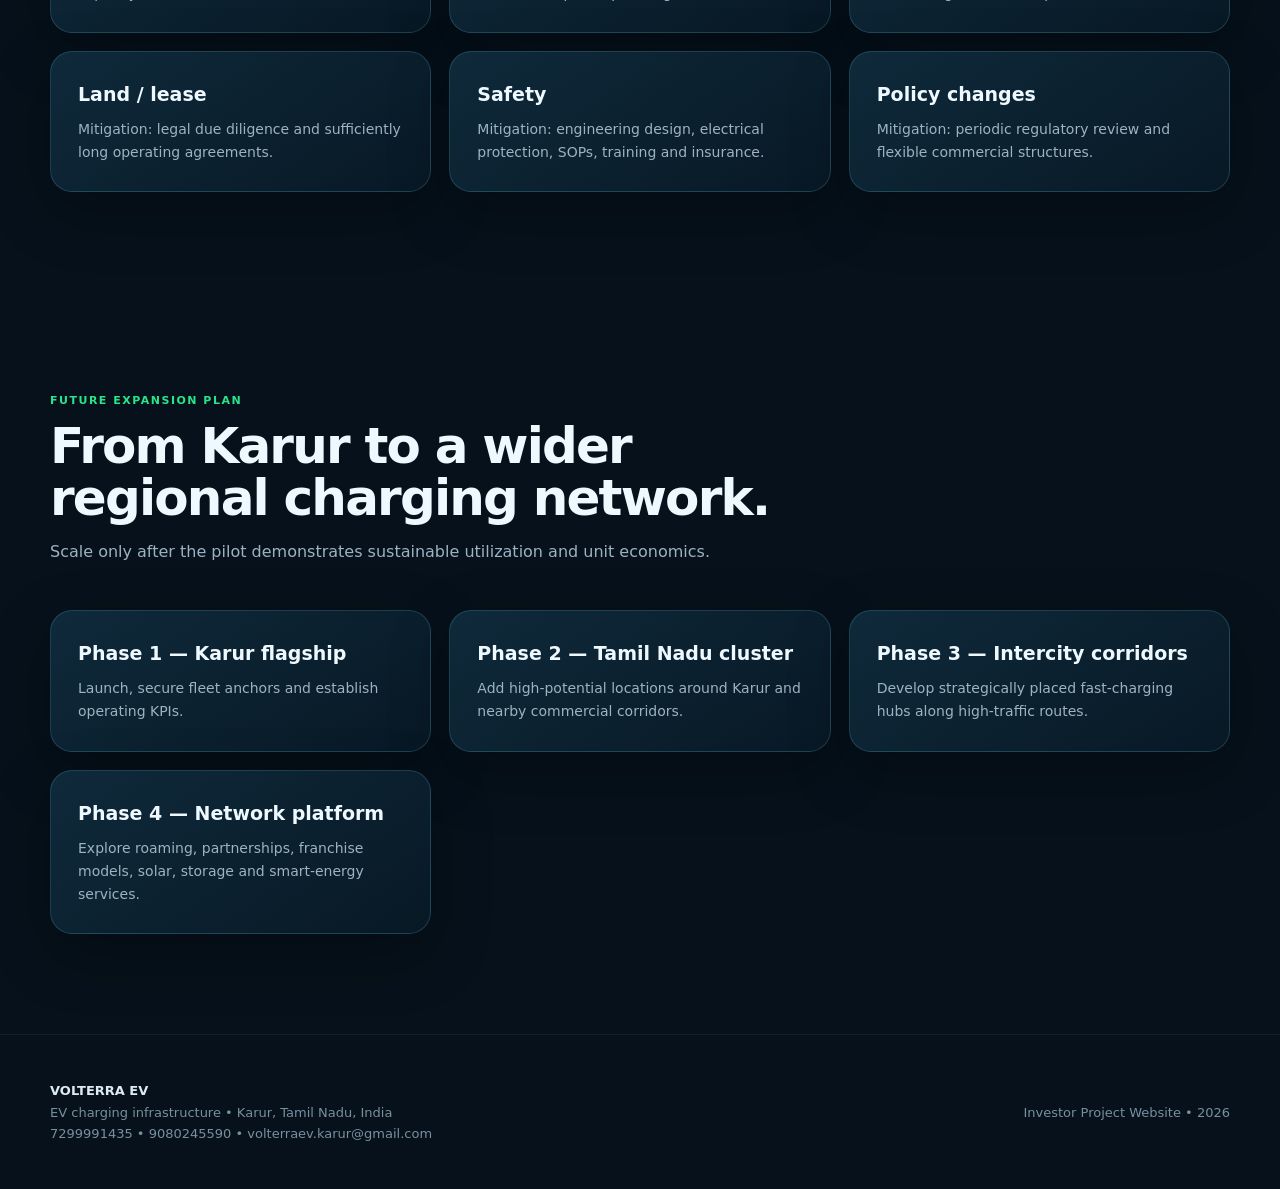
<file: roadmap.html>
<!doctype html><html lang="en"><head><meta charset="utf-8"><meta name="viewport" content="width=device-width,initial-scale=1"><title>EV Charging Growth & Evolution Roadmap | VOLTERRA EV</title><meta name="description" content="VOLTERRA EV investor project website for EV charging infrastructure in Karur, Tamil Nadu, India."><link rel="stylesheet" href="assets/style.css"></head><body><nav class="nav"><div class="container nav-inner"><a class="brand" href="index.html"><span class="logo">⚡</span><span>VOLTERRA<span style="color:var(--green)"> EV</span></span></a><button class="menu">☰</button><div class="navlinks"><a class="" href="index.html">Overview</a><a class="" href="location.html">Karur</a><a class="" href="business.html">Business</a><a class="" href="technology.html">Technology</a><a class="" href="india.html">India EV Trend</a><a class="" href="impact.html">ESG</a><a class="" href="co2.html">CO₂ Impact</a><a class="" href="financials.html">Financials</a><a class="active" href="roadmap.html">Expansion</a><a class="btn primary" href="investor.html">Investor Contact</a></div></div></nav><main>
<section class="page-hero"><div class="container reveal"><span class="tag">EVOLUTION</span><h1>One station today. A <span>charging network tomorrow.</span></h1><p style="max-width:760px;color:var(--muted);font-size:18px">Growth should be gated by measurable operating proof—not by adding sites simply for scale.</p></div></section>
<section><div class="container"><div class="timeline">
<div class="phase reveal"><div class="phase-dot">01</div><div class="phase-card"><h3>0–6 months • Prove the pilot</h3><p>Site selection, approvals, installation, launch and KPI baseline. Validate traffic, utilization, pricing, uptime and customer behavior.</p></div></div>
<div class="phase reveal"><div class="phase-dot">02</div><div class="phase-card"><h3>6–18 months • Replicate</h3><p>Expand to 3–5 sites, build fleet contracts, centralize monitoring and standardize installation/service playbooks.</p></div></div>
<div class="phase reveal"><div class="phase-dot">03</div><div class="phase-card"><h3>18–36 months • Regional network</h3><p>Target 10+ sites through owned, leased and host partnerships. Improve brand visibility and customer retention.</p></div></div>
<div class="phase reveal"><div class="phase-dot">04</div><div class="phase-card"><h3>36+ months • Energy platform</h3><p>Explore intercity corridors, roaming, franchise/partner models, solar-assisted charging, battery storage and smart energy services.</p></div></div>
</div></div></section>
<section><div class="container"><div class="section-head reveal"><div class="kicker">Risk management</div><h2>Scale with discipline.</h2></div>
<div class="cards"><div class="card reveal"><h3>Low utilization</h3><p>Mitigation: traffic study, anchor fleets, phased capacity and demand-led site selection.</p></div><div class="card reveal"><h3>Power costs</h3><p>Mitigation: tariff study, load management and commercial power planning.</p></div><div class="card reveal"><h3>Downtime</h3><p>Mitigation: OEM SLA, spare parts, remote monitoring and field response.</p></div><div class="card reveal"><h3>Land / lease</h3><p>Mitigation: legal due diligence and sufficiently long operating agreements.</p></div><div class="card reveal"><h3>Safety</h3><p>Mitigation: engineering design, electrical protection, SOPs, training and insurance.</p></div><div class="card reveal"><h3>Policy changes</h3><p>Mitigation: periodic regulatory review and flexible commercial structures.</p></div></div></div></section>
<section><div class="container"><div class="section-head reveal"><div class="kicker">Future expansion plan</div><h2>From Karur to a wider regional charging network.</h2><p>Scale only after the pilot demonstrates sustainable utilization and unit economics.</p></div><div class="cards"><div class="card reveal"><h3>Phase 1 — Karur flagship</h3><p>Launch, secure fleet anchors and establish operating KPIs.</p></div><div class="card reveal"><h3>Phase 2 — Tamil Nadu cluster</h3><p>Add high-potential locations around Karur and nearby commercial corridors.</p></div><div class="card reveal"><h3>Phase 3 — Intercity corridors</h3><p>Develop strategically placed fast-charging hubs along high-traffic routes.</p></div><div class="card reveal"><h3>Phase 4 — Network platform</h3><p>Explore roaming, partnerships, franchise models, solar, storage and smart-energy services.</p></div></div></div></section></main><footer><div class="container footer-inner"><div><b style="color:#dcebf3">VOLTERRA EV</b><br>EV charging infrastructure • Karur, Tamil Nadu, India<br><a href="tel:+917299991435">7299991435</a> • <a href="tel:+919080245590">9080245590</a> • <a href="mailto:volterraev.karur@gmail.com">volterraev.karur@gmail.com</a></div><div>Investor Project Website • <span id="year"></span></div></div></footer><script src="assets/app.js"></script></body></html>
</file>
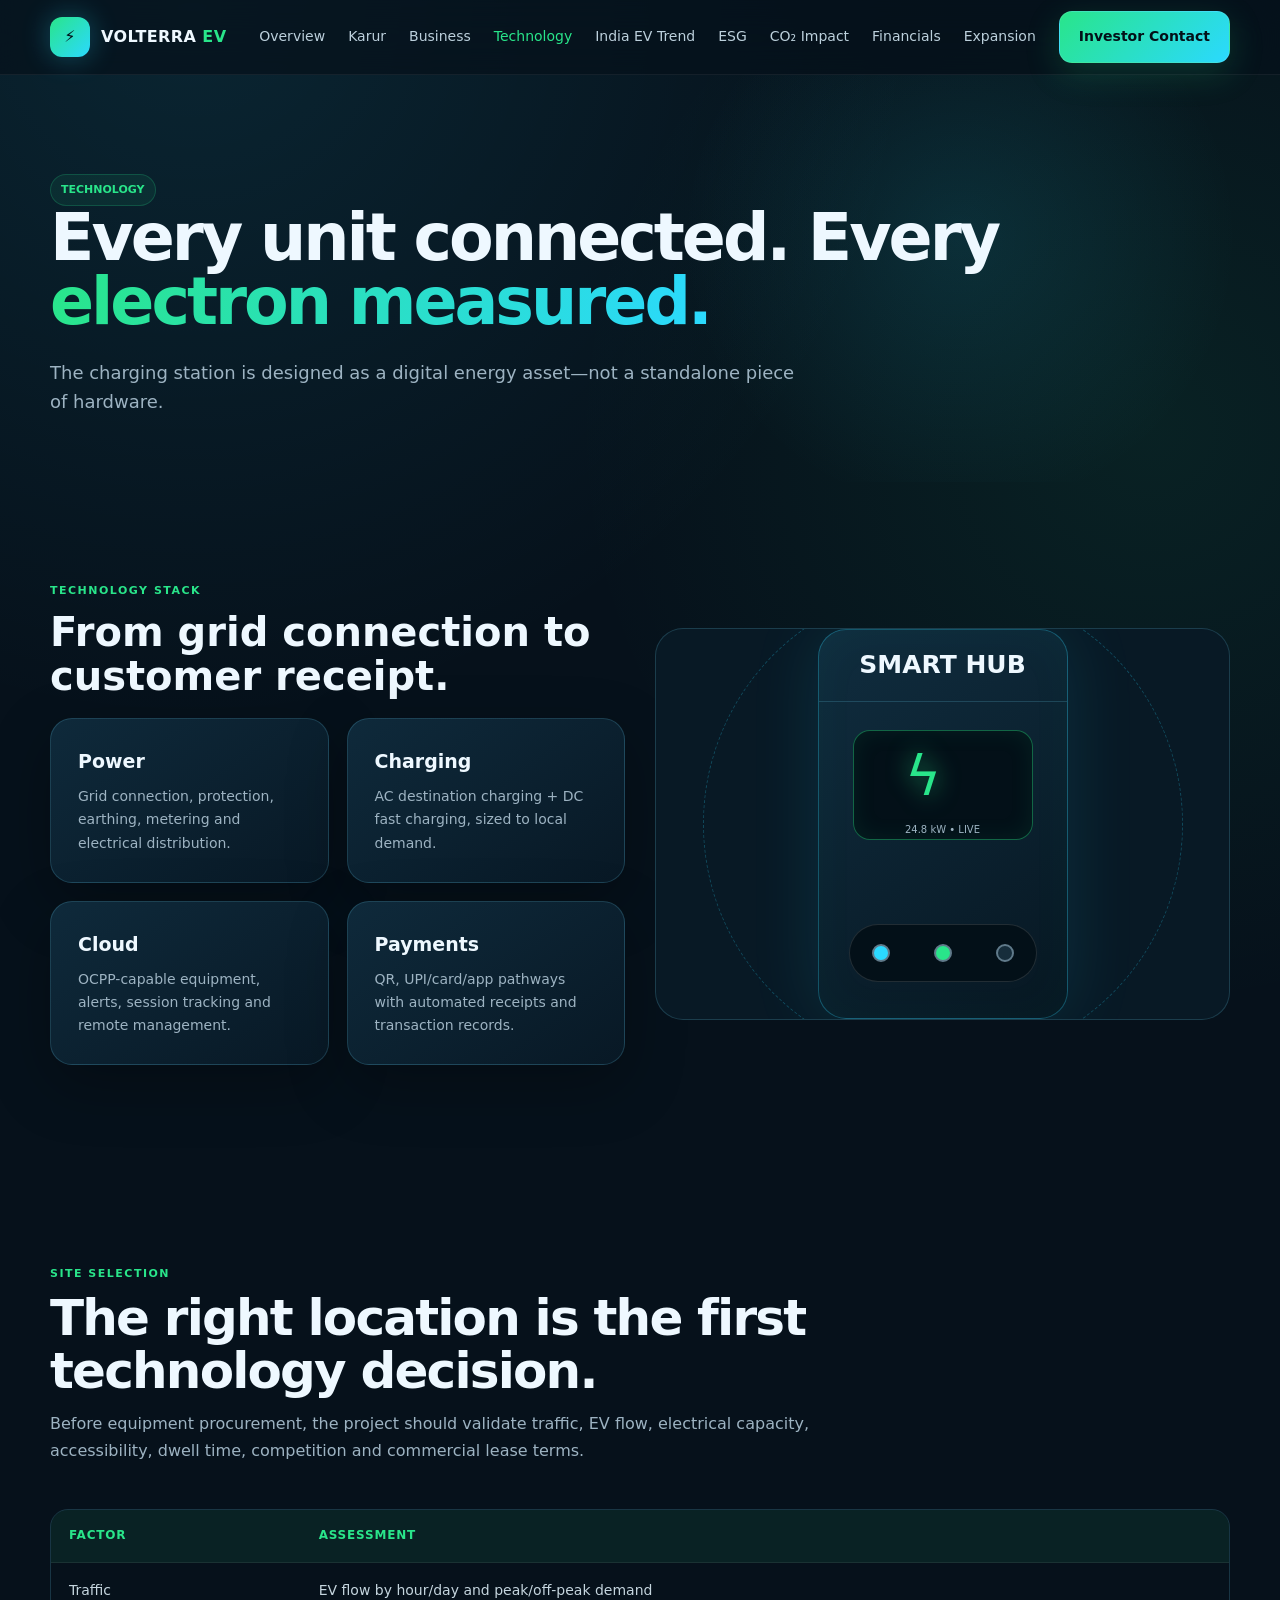
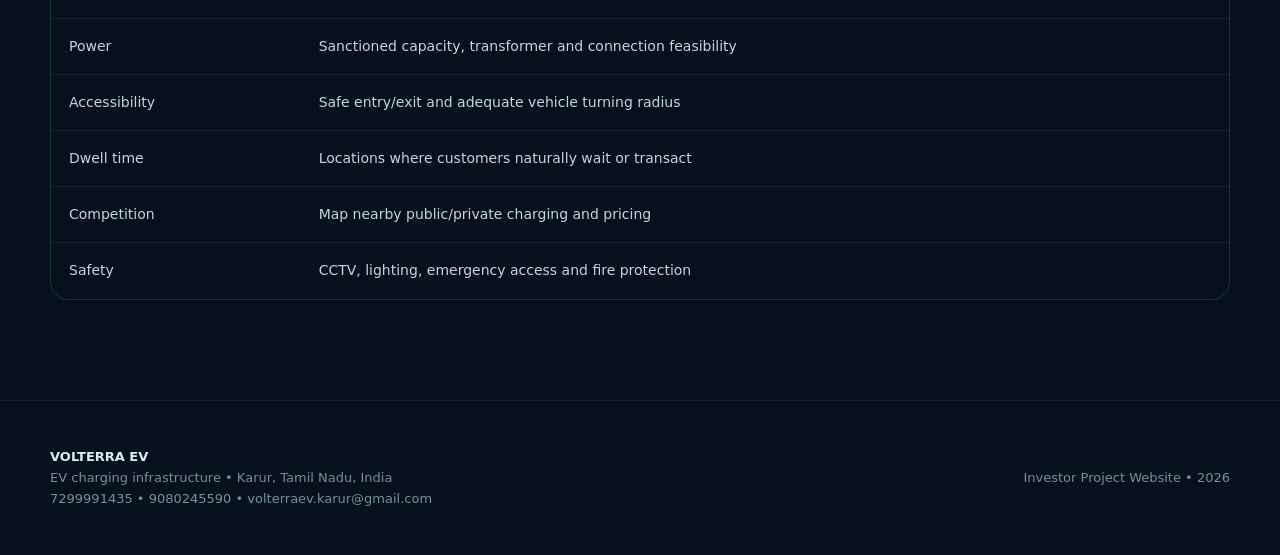
<file: technology.html>
<!doctype html><html lang="en"><head><meta charset="utf-8"><meta name="viewport" content="width=device-width,initial-scale=1"><title>EV Charging Technology & Site Concept | VOLTERRA EV</title><meta name="description" content="VOLTERRA EV investor project website for EV charging infrastructure in Karur, Tamil Nadu, India."><link rel="stylesheet" href="assets/style.css"></head><body><nav class="nav"><div class="container nav-inner"><a class="brand" href="index.html"><span class="logo">⚡</span><span>VOLTERRA<span style="color:var(--green)"> EV</span></span></a><button class="menu">☰</button><div class="navlinks"><a class="" href="index.html">Overview</a><a class="" href="location.html">Karur</a><a class="" href="business.html">Business</a><a class="active" href="technology.html">Technology</a><a class="" href="india.html">India EV Trend</a><a class="" href="impact.html">ESG</a><a class="" href="co2.html">CO₂ Impact</a><a class="" href="financials.html">Financials</a><a class="" href="roadmap.html">Expansion</a><a class="btn primary" href="investor.html">Investor Contact</a></div></div></nav><main>
<section class="page-hero"><div class="container reveal"><span class="tag">TECHNOLOGY</span><h1>Every unit connected. Every <span>electron measured.</span></h1><p style="max-width:760px;color:var(--muted);font-size:18px">The charging station is designed as a digital energy asset—not a standalone piece of hardware.</p></div></section>
<section><div class="container split"><div class="reveal">
<div class="kicker">Technology stack</div><h2 style="font-size:40px;line-height:1.1;margin:10px 0 20px">From grid connection to customer receipt.</h2>
<div class="cards" style="grid-template-columns:1fr 1fr">
<div class="card"><h3>Power</h3><p>Grid connection, protection, earthing, metering and electrical distribution.</p></div>
<div class="card"><h3>Charging</h3><p>AC destination charging + DC fast charging, sized to local demand.</p></div>
<div class="card"><h3>Cloud</h3><p>OCPP-capable equipment, alerts, session tracking and remote management.</p></div>
<div class="card"><h3>Payments</h3><p>QR, UPI/card/app pathways with automated receipts and transaction records.</p></div>
</div></div>
<div class="visual reveal"><div class="energy-ring"></div><div class="station"><div class="station-top">SMART HUB</div><div class="station-screen"><div><div class="bolt">ϟ</div><div style="font-size:10px;color:#9db3c2;text-align:center">24.8 kW • LIVE</div></div></div><div class="port"><i style="background:var(--cyan)"></i><i style="background:var(--green)"></i><i></i></div></div></div></div></section>
<section><div class="container"><div class="section-head reveal"><div class="kicker">Site selection</div><h2>The right location is the first technology decision.</h2><p>Before equipment procurement, the project should validate traffic, EV flow, electrical capacity, accessibility, dwell time, competition and commercial lease terms.</p></div>
<div class="table-wrap reveal"><table><thead><tr><th>Factor</th><th>Assessment</th></tr></thead><tbody>
<tr><td>Traffic</td><td>EV flow by hour/day and peak/off-peak demand</td></tr>
<tr><td>Power</td><td>Sanctioned capacity, transformer and connection feasibility</td></tr>
<tr><td>Accessibility</td><td>Safe entry/exit and adequate vehicle turning radius</td></tr>
<tr><td>Dwell time</td><td>Locations where customers naturally wait or transact</td></tr>
<tr><td>Competition</td><td>Map nearby public/private charging and pricing</td></tr>
<tr><td>Safety</td><td>CCTV, lighting, emergency access and fire protection</td></tr>
</tbody></table></div></div></section>
</main><footer><div class="container footer-inner"><div><b style="color:#dcebf3">VOLTERRA EV</b><br>EV charging infrastructure • Karur, Tamil Nadu, India<br><a href="tel:+917299991435">7299991435</a> • <a href="tel:+919080245590">9080245590</a> • <a href="mailto:volterraev.karur@gmail.com">volterraev.karur@gmail.com</a></div><div>Investor Project Website • <span id="year"></span></div></div></footer><script src="assets/app.js"></script></body></html>
</file>
<file: assets/style.css>
:root{
  --bg:#06111b; --bg2:#091a27; --card:#0d2433; --card2:#102d3f;
  --text:#eef8ff; --muted:#9db3c2; --green:#29e58a; --cyan:#2bd9ff;
  --blue:#258cff; --line:rgba(111,218,255,.18); --danger:#ff6b6b;
  --max:1180px; --radius:22px; --shadow:0 20px 60px rgba(0,0,0,.28);
}
*{box-sizing:border-box;margin:0;padding:0}
html{scroll-behavior:smooth}
body{font-family:Inter,ui-sans-serif,system-ui,-apple-system,Segoe UI,Roboto,Arial,sans-serif;background:
radial-gradient(circle at 15% 0%,rgba(43,217,255,.10),transparent 30%),
radial-gradient(circle at 90% 20%,rgba(41,229,138,.08),transparent 28%),var(--bg);
color:var(--text);line-height:1.65;overflow-x:hidden}
a{color:inherit;text-decoration:none}
.container{width:min(var(--max),calc(100% - 40px));margin:auto}
.nav{position:fixed;top:0;left:0;right:0;z-index:1000;background:rgba(6,17,27,.72);backdrop-filter:blur(18px);border-bottom:1px solid rgba(255,255,255,.06)}
.nav-inner{height:74px;display:flex;align-items:center;justify-content:space-between;gap:20px}
.brand{display:flex;align-items:center;gap:11px;font-weight:900;letter-spacing:.4px}
.logo{width:40px;height:40px;border-radius:12px;display:grid;place-items:center;background:linear-gradient(135deg,var(--green),var(--cyan));color:#031018;box-shadow:0 0 28px rgba(43,217,255,.3)}
.navlinks{display:flex;gap:23px;align-items:center;font-size:14px;color:#bcd0dc}
.navlinks a:hover,.navlinks a.active{color:var(--green)}
.menu{display:none;background:none;border:0;color:white;font-size:25px}
.btn{display:inline-flex;align-items:center;justify-content:center;gap:9px;padding:13px 19px;border-radius:13px;border:1px solid rgba(255,255,255,.1);font-weight:800;font-size:14px;transition:.25s;cursor:pointer}
.btn.primary{background:linear-gradient(135deg,var(--green),var(--cyan));color:#031018;box-shadow:0 10px 35px rgba(41,229,138,.18)}
.btn.ghost{background:rgba(255,255,255,.04)}
.btn:hover{transform:translateY(-2px);filter:brightness(1.06)}
main{padding-top:74px}
.hero{min-height:calc(100vh - 74px);display:grid;align-items:center;position:relative;overflow:hidden}
.hero-grid{display:grid;grid-template-columns:1.05fr .95fr;gap:60px;align-items:center}
.eyebrow{display:inline-flex;align-items:center;gap:8px;color:var(--green);font-weight:900;font-size:12px;text-transform:uppercase;letter-spacing:1.6px;margin-bottom:18px}
.dot{width:7px;height:7px;background:var(--green);border-radius:50%;box-shadow:0 0 16px var(--green);animation:pulse 1.6s infinite}
h1{font-size:clamp(43px,6vw,78px);line-height:.98;letter-spacing:-3px;margin-bottom:24px}
h1 span{background:linear-gradient(100deg,var(--green),var(--cyan));-webkit-background-clip:text;background-clip:text;color:transparent}
.hero p{font-size:18px;color:var(--muted);max-width:670px}
.hero-actions{display:flex;gap:12px;margin-top:30px;flex-wrap:wrap}
.energy-scene{height:510px;position:relative;display:grid;place-items:center}
.station{width:250px;height:390px;border:1px solid rgba(43,217,255,.3);border-radius:28px;background:linear-gradient(145deg,#102d3f,#071722);box-shadow:0 0 70px rgba(43,217,255,.12),inset 0 0 50px rgba(41,229,138,.03);position:relative;z-index:3}
.station-top{height:72px;border-bottom:1px solid var(--line);display:flex;align-items:center;justify-content:center;font-size:25px;font-weight:900}
.station-screen{margin:28px auto;width:180px;height:110px;border-radius:17px;border:1px solid rgba(41,229,138,.4);background:#031018;display:grid;place-items:center;box-shadow:inset 0 0 25px rgba(41,229,138,.08)}
.bolt{font-size:55px;color:var(--green);filter:drop-shadow(0 0 12px rgba(41,229,138,.7));animation:bolt 1.8s infinite}
.port{position:absolute;left:30px;right:30px;bottom:36px;height:58px;border-radius:30px;background:#031018;border:1px solid rgba(255,255,255,.12);display:flex;align-items:center;justify-content:space-around}
.port i{width:18px;height:18px;border-radius:50%;background:#162d3b;border:2px solid #607a8a}
.cable{position:absolute;width:130px;height:180px;border:5px solid var(--cyan);border-left-color:transparent;border-bottom-color:transparent;border-radius:0 90px 0 0;right:-75px;top:180px;filter:drop-shadow(0 0 8px var(--cyan));transform:rotate(15deg)}
.energy-ring{position:absolute;width:480px;height:480px;border:1px dashed rgba(43,217,255,.25);border-radius:50%;animation:spin 18s linear infinite}
.energy-ring.r2{width:350px;height:350px;border-color:rgba(41,229,138,.18);animation-direction:reverse;animation-duration:12s}
.current{position:absolute;height:2px;background:linear-gradient(90deg,transparent,var(--green),var(--cyan),transparent);width:100%;left:0;animation:current 3.2s linear infinite;opacity:.5}
.current:nth-child(2){top:26%;animation-delay:.8s}.current:nth-child(3){top:68%;animation-delay:1.5s}.current:nth-child(4){top:84%;animation-delay:2.1s}
section{padding:100px 0}
.section-head{max-width:760px;margin-bottom:45px}
.kicker{color:var(--green);font-weight:900;text-transform:uppercase;letter-spacing:1.5px;font-size:11px}
.section-head h2{font-size:clamp(30px,4vw,50px);line-height:1.05;letter-spacing:-1.8px;margin:9px 0 14px}
.section-head p{color:var(--muted);font-size:16px}
.cards{display:grid;grid-template-columns:repeat(3,1fr);gap:18px}
.card{background:linear-gradient(145deg,rgba(16,45,63,.9),rgba(9,26,39,.9));border:1px solid var(--line);border-radius:var(--radius);padding:27px;box-shadow:var(--shadow);position:relative;overflow:hidden}
.card:before{content:"";position:absolute;inset:-2px;background:linear-gradient(120deg,transparent 30%,rgba(43,217,255,.08),transparent 60%);transform:translateX(-100%);transition:1s}
.card:hover:before{transform:translateX(100%)}
.icon{width:48px;height:48px;border-radius:14px;display:grid;place-items:center;background:rgba(41,229,138,.1);color:var(--green);font-size:22px;margin-bottom:18px}
.card h3{font-size:19px;margin-bottom:8px}.card p{color:var(--muted);font-size:14px}
.stats{display:grid;grid-template-columns:repeat(4,1fr);gap:14px;margin-top:28px}
.stat{padding:25px;border-radius:18px;background:rgba(255,255,255,.035);border:1px solid rgba(255,255,255,.07)}
.stat strong{display:block;font-size:31px;color:var(--green)}.stat span{font-size:12px;color:var(--muted)}
.timeline{position:relative;margin-top:25px}.timeline:before{content:"";position:absolute;left:30px;top:0;bottom:0;width:2px;background:linear-gradient(var(--green),var(--cyan),transparent)}
.phase{display:grid;grid-template-columns:70px 1fr;gap:25px;margin:0 0 30px;position:relative}
.phase-dot{width:62px;height:62px;border-radius:50%;display:grid;place-items:center;background:#071722;border:2px solid var(--green);color:var(--green);font-weight:900;z-index:2;box-shadow:0 0 24px rgba(41,229,138,.18)}
.phase-card{padding:24px;border-radius:18px;background:rgba(255,255,255,.035);border:1px solid rgba(255,255,255,.08)}
.phase-card h3{margin-bottom:6px}.phase-card p{color:var(--muted);font-size:14px}
.table-wrap{overflow:auto;border-radius:18px;border:1px solid var(--line)}
table{width:100%;border-collapse:collapse;min-width:680px}th,td{padding:16px 18px;text-align:left;border-bottom:1px solid rgba(255,255,255,.07);font-size:14px}th{background:rgba(41,229,138,.08);color:var(--green);font-size:12px;text-transform:uppercase;letter-spacing:.8px}td{color:#c5d5de}tr:last-child td{border-bottom:0}
.split{display:grid;grid-template-columns:1fr 1fr;gap:30px;align-items:center}
.visual{border-radius:28px;min-height:380px;background:radial-gradient(circle at 50% 45%,rgba(41,229,138,.13),transparent 30%),#081925;border:1px solid var(--line);display:grid;place-items:center;position:relative;overflow:hidden}
.co2{width:230px;height:230px;border-radius:50%;border:1px solid rgba(41,229,138,.5);display:grid;place-items:center;text-align:center;box-shadow:0 0 60px rgba(41,229,138,.12);animation:float 4s ease-in-out infinite}
.co2 strong{font-size:43px;color:var(--green);display:block}.co2 span{font-size:12px;color:var(--muted)}
.bars{height:240px;display:flex;align-items:end;gap:20px}.bar{width:55px;border-radius:9px 9px 0 0;background:linear-gradient(var(--cyan),var(--green));box-shadow:0 0 20px rgba(43,217,255,.15);animation:grow 1.4s ease both}.bar:nth-child(1){height:55px}.bar:nth-child(2){height:100px;animation-delay:.12s}.bar:nth-child(3){height:150px;animation-delay:.24s}.bar:nth-child(4){height:205px;animation-delay:.36s}
.form-card{max-width:720px;margin:auto;background:linear-gradient(145deg,#102d3f,#071722);border:1px solid var(--line);border-radius:25px;padding:32px;box-shadow:var(--shadow)}
.form-grid{display:grid;grid-template-columns:1fr 1fr;gap:15px}.field{display:flex;flex-direction:column;gap:7px}.field.full{grid-column:1/-1}.field label{font-size:12px;color:#9fb3bf;font-weight:800}.field input,.field textarea,.field select{background:#06131e;border:1px solid rgba(255,255,255,.1);border-radius:11px;padding:13px;color:white;outline:none}.field textarea{min-height:120px;resize:vertical}.field input:focus,.field textarea:focus,.field select:focus{border-color:var(--green);box-shadow:0 0 0 3px rgba(41,229,138,.08)}
footer{padding:45px 0;border-top:1px solid rgba(255,255,255,.06);color:#78909e;font-size:13px}.footer-inner{display:flex;justify-content:space-between;gap:20px;align-items:center}
.reveal{opacity:0;transform:translateY(24px);transition:opacity .7s ease,transform .7s ease}.reveal.visible{opacity:1;transform:none}
.page-hero{padding:100px 0 65px;background:radial-gradient(circle at 75% 40%,rgba(43,217,255,.11),transparent 28%)}
.page-hero h1{font-size:clamp(40px,6vw,65px)}
.tag{display:inline-block;padding:6px 10px;border-radius:999px;background:rgba(41,229,138,.08);border:1px solid rgba(41,229,138,.2);color:var(--green);font-size:11px;font-weight:900}
.notice{padding:18px 20px;border-left:3px solid var(--green);background:rgba(41,229,138,.06);border-radius:0 14px 14px 0;color:#b7cbd6}
.range{width:100%;accent-color:var(--green)}
.calc-grid{display:grid;grid-template-columns:.9fr 1.1fr;gap:20px}.calc-result{padding:30px;border-radius:20px;background:#06131e;border:1px solid var(--line)}.calc-result strong{font-size:40px;color:var(--green);display:block}.calc-result small{color:var(--muted)}
@keyframes pulse{50%{opacity:.3;box-shadow:0 0 4px var(--green)}}@keyframes bolt{0%,100%{transform:scale(1)}50%{transform:scale(1.12) rotate(-3deg)}}@keyframes spin{to{transform:rotate(360deg)}}@keyframes current{0%{transform:translateX(-100%)}100%{transform:translateX(100%)}}@keyframes float{50%{transform:translateY(-10px)}}@keyframes grow{from{transform:scaleY(0);transform-origin:bottom}}
@media(max-width:850px){.navlinks{display:none}.menu{display:block}.navlinks.open{display:flex;position:absolute;top:74px;left:0;right:0;padding:20px;background:#06111b;flex-direction:column;align-items:flex-start}.hero-grid,.split,.calc-grid{grid-template-columns:1fr}.energy-scene{height:430px}.cards{grid-template-columns:1fr 1fr}.stats{grid-template-columns:1fr 1fr}.form-grid{grid-template-columns:1fr}.field.full{grid-column:auto}.footer-inner{flex-direction:column;align-items:flex-start}}
@media(max-width:560px){.container{width:min(var(--max),calc(100% - 28px))}.cards{grid-template-columns:1fr}.stats{grid-template-columns:1fr 1fr}section{padding:75px 0}h1{letter-spacing:-2px}.energy-scene{transform:scale(.82);margin:-35px 0}.phase{grid-template-columns:52px 1fr}.phase-dot{width:52px;height:52px}.timeline:before{left:25px}}

.map-frame{width:100%;height:430px;border:0;border-radius:24px;opacity:.92}.source-note{font-size:11px;color:var(--muted);margin-top:12px}
</file>
